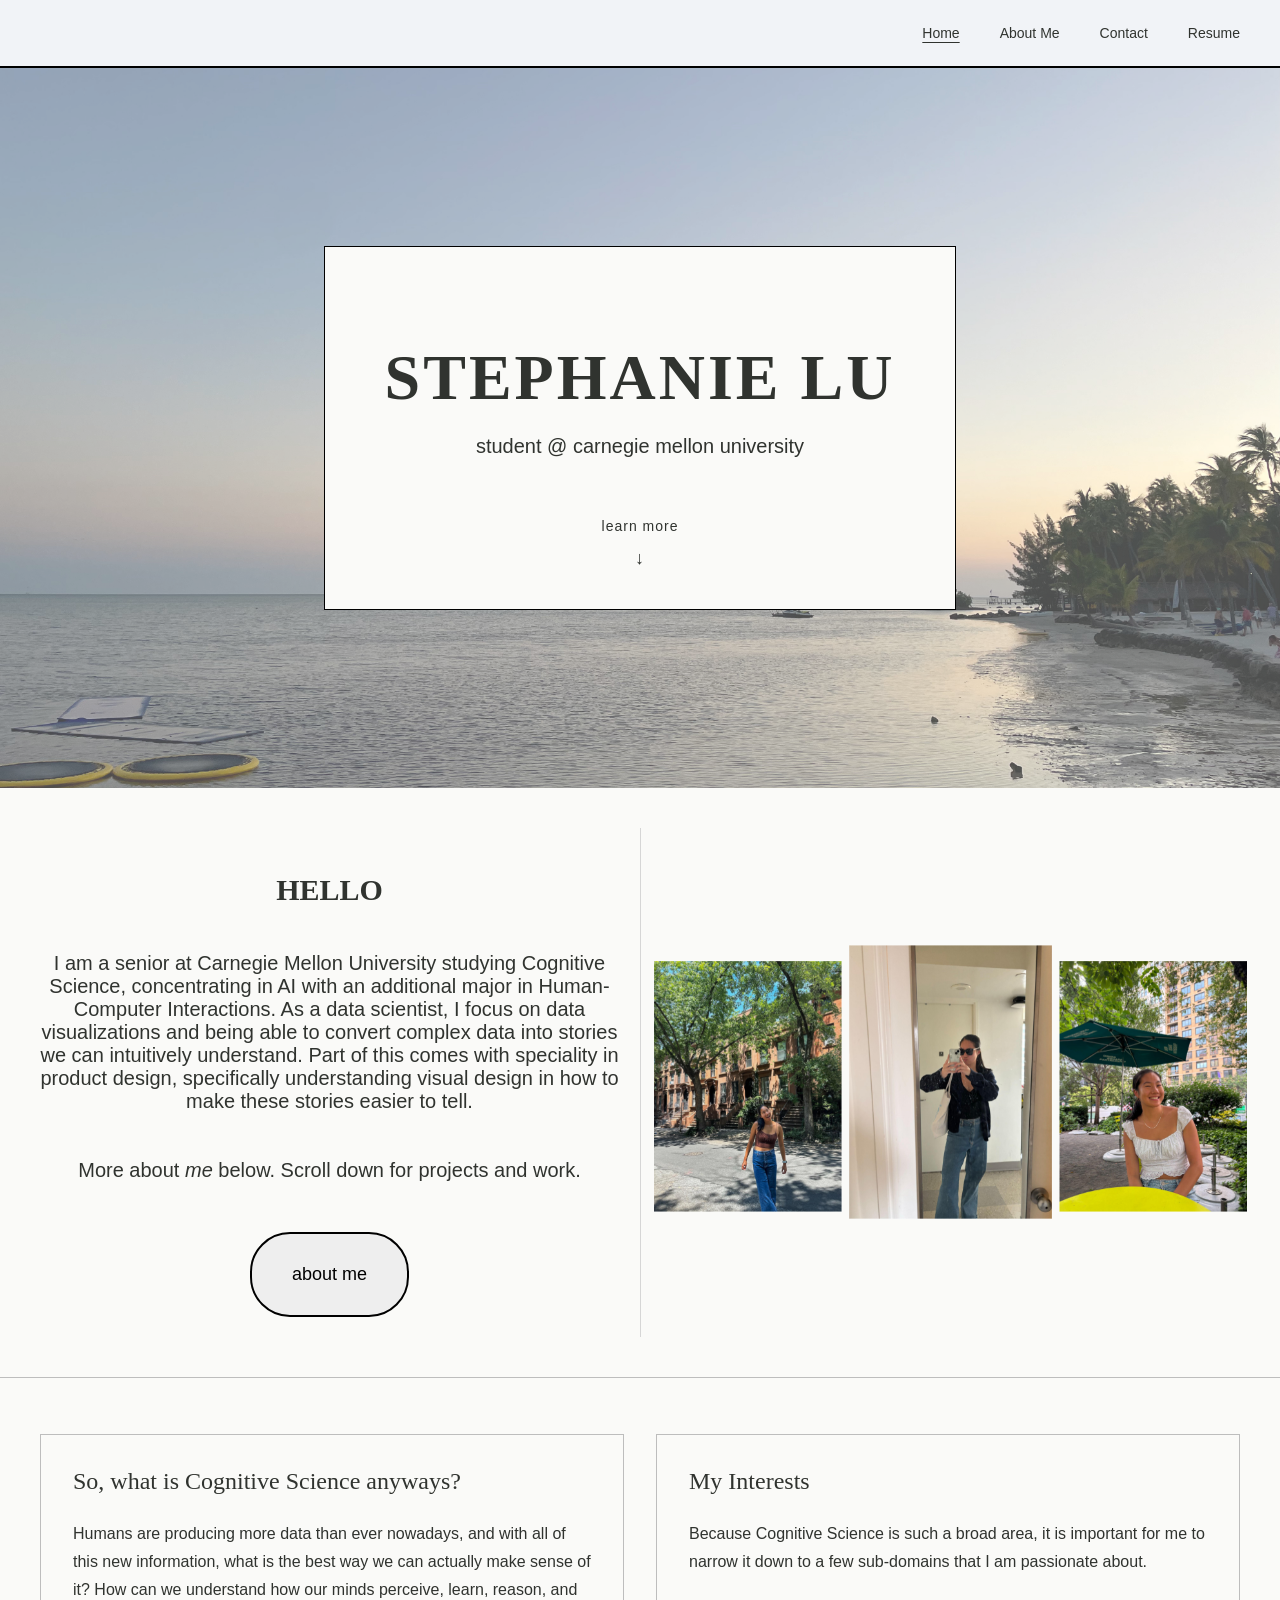
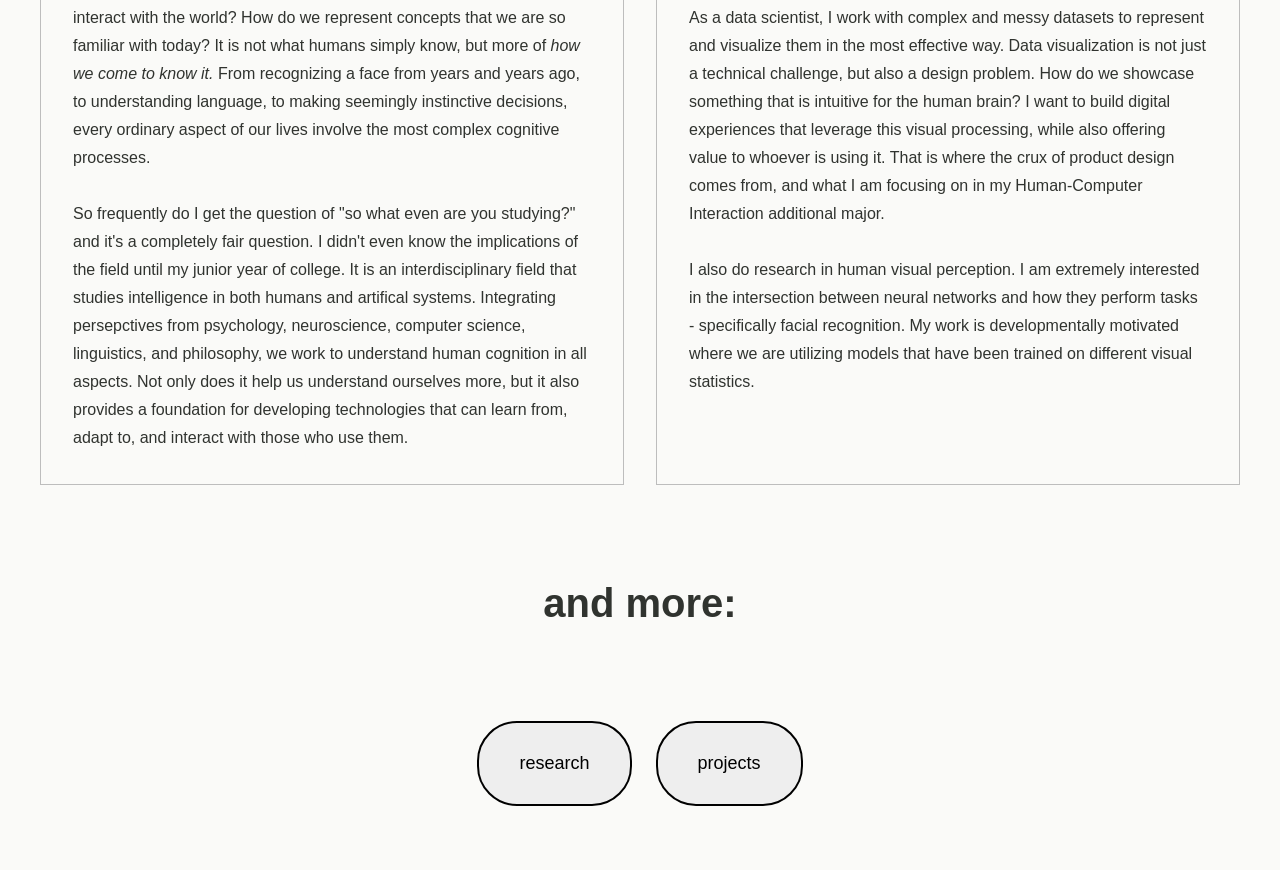
<file: index.html>
<!DOCTYPE html>
<html lang="en">
<head>
  <meta charset="UTF-8" />
  <meta name="viewport" content="width=device-width, initial-scale=1.0" />
  <meta http-equiv="refresh" content="0; url=home.html" />
  <title>Stephanie Lu</title>
</head>
<body>
  <p><a href="home.html">Visit Stephanie Lu's website</a></p>
</body>
</html>
</file>
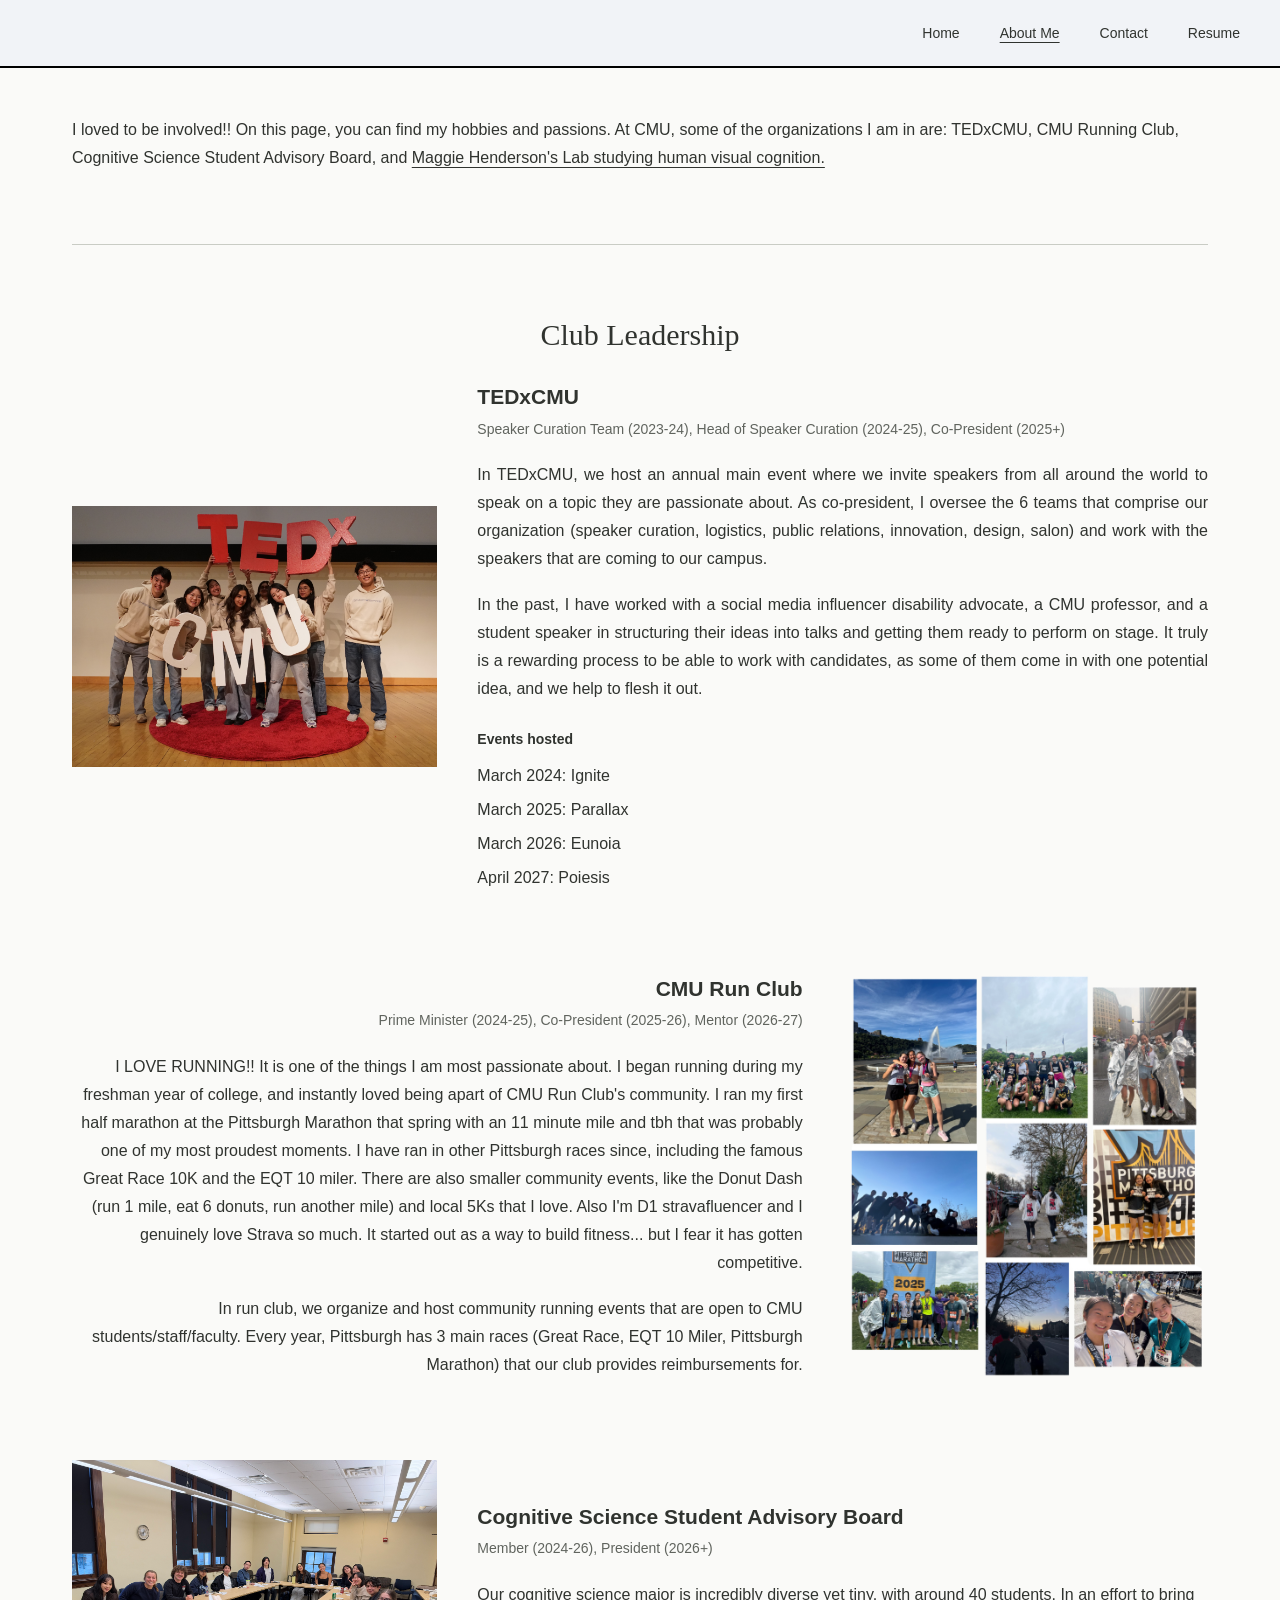
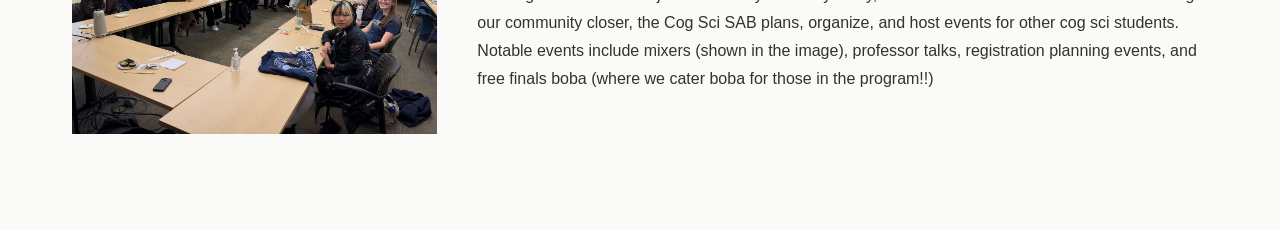
<file: aboutme.html>
<!DOCTYPE html>
<html lang="en">
<head>
  <meta charset="UTF-8" />
  <meta name="viewport" content="width=device-width, initial-scale=1.0" />
  <title>About Me | Stephanie Lu</title>
  <link rel="stylesheet" href="style.css?v=20261029-nav2" />
  <link rel="stylesheet" href="aboutme.css" />
</head>
<body>
    <nav class="navbar" aria-label="Main navigation">
    <ul class="nav-links">
      <li><a href="home.html">Home</a></li>
      <li><a href="aboutme.html" aria-current="page">About Me</a></li>
      <li><a href="contact.html">Contact</a></li>
      <li><a class="resume-btn" href="resume.html">Resume</a></li>
    </ul>
  </nav>

  <main class="about-page">
    <section id="about" aria-labelledby="about-title">
      <h1 id="about-title"></h1>
      <div class="about-text">
        I loved to be involved!! 
        On this page, you can find my hobbies and passions. 
        At CMU, some of the organizations I am in are:
        TEDxCMU, 
        CMU Running Club, 
        Cognitive Science Student Advisory Board, and
        <a href="research.html">Maggie Henderson's Lab studying human visual cognition.</a>
      
      </div>
      <!--  <div class="about-grid">
        <img src="Photos/updated_aboutmecollage.PNG" class="about-photo" alt="A collage of Stephanie's personal photos" />
      </div> -->
    </section>

    <hr class="section-divider" />


    <section class="leadership" aria-labelledby="leadership-title">
      <h2 id="leadership-title">Club Leadership</h2>
      <div class="clubs-grid">
        <article class="club-side club-tedx">
          <img src="Photos/tedxcmu.JPG" alt="TEDxCMU" loading="lazy" />
          <div class="club-text">
            <h3>TEDxCMU</h3>
            <p class="club-role">Speaker Curation Team (2023-24), Head of Speaker Curation (2024-25), Co-President (2025+)</p>
            <p>In TEDxCMU, we host an annual main event where we invite speakers from all around the world to speak on a topic they are passionate about. As co-president, I oversee the 6 teams that comprise our organization (speaker curation, logistics, public relations, innovation, design, salon) and work with the speakers that are coming to our campus.</p>
            <p>In the past, I have worked with a social media influencer disability advocate, a CMU professor, and a student speaker in structuring their ideas into talks and getting them ready to perform on stage. It truly is a rewarding process to be able to work with candidates, as some of them come in with one potential idea, and we help to flesh it out.</p>
            <h4>Events hosted</h4>
            <ul class="events-list">
              <li>March 2024: Ignite</li>
              <li>March 2025: Parallax</li>
              <li>March 2026: Eunoia</li>
              <li>April 2027: Poiesis</li>
            </ul>
          </div>
        </article>
        <article class="club-side club-side-reversed">
          <img src="Photos/Firefly.png" alt="CMU Run Club" loading="lazy" />
          <div class="club-text">
            <h3>CMU Run Club</h3>
            <p class="club-role">Prime Minister (2024-25), Co-President (2025-26), Mentor (2026-27)</p>
            <p>
              I LOVE RUNNING!! It is one of the things I am most passionate about. I began running during
              my freshman year of college, and instantly loved being apart of CMU Run Club's community.
              I ran my first half marathon at the Pittsburgh Marathon that spring with an 11 minute mile and 
              tbh that was probably one of my most proudest moments. I have ran in other Pittsburgh races since,
              including the famous Great Race 10K and the EQT 10 miler. There are also smaller community events, 
              like the Donut Dash (run 1 mile, eat 6 donuts, run another mile) and local 5Ks that I love. Also
              I'm D1 stravafluencer and I genuinely love Strava so much. It started out as a way to build fitness...
              but I fear it has gotten competitive.
            </p>
            <p>In run club, we organize and host community running events that are open to CMU students/staff/faculty. 
              Every year, Pittsburgh has 3 main races (Great Race, EQT 10 Miler, Pittsburgh Marathon) 
              that our club provides reimbursements for.</p>
          </div>
        </article>
        <article class="club-side">
          <img src="Photos/cog_sci_sab.jpeg" alt="Cognitive Science Student Advisory Board" loading="lazy" />
          <div class="club-text">
            <h3>Cognitive Science Student Advisory Board</h3>
            <p class="club-role">Member (2024-26), President (2026+)</p>
            <p>Our cognitive science major is incredibly diverse yet tiny, with around 40 students.
               In an effort to bring
               our community closer, the Cog Sci SAB plans, organize, and host events for other cog sci students.
               Notable events include mixers (shown in the image), professor talks, registration planning events,
               and free finals boba (where we cater boba for those in the program!!)
              
              </p>
          </div>
        </article>
      </div>
    </section>
  </main>
</body>
</html>
</file>
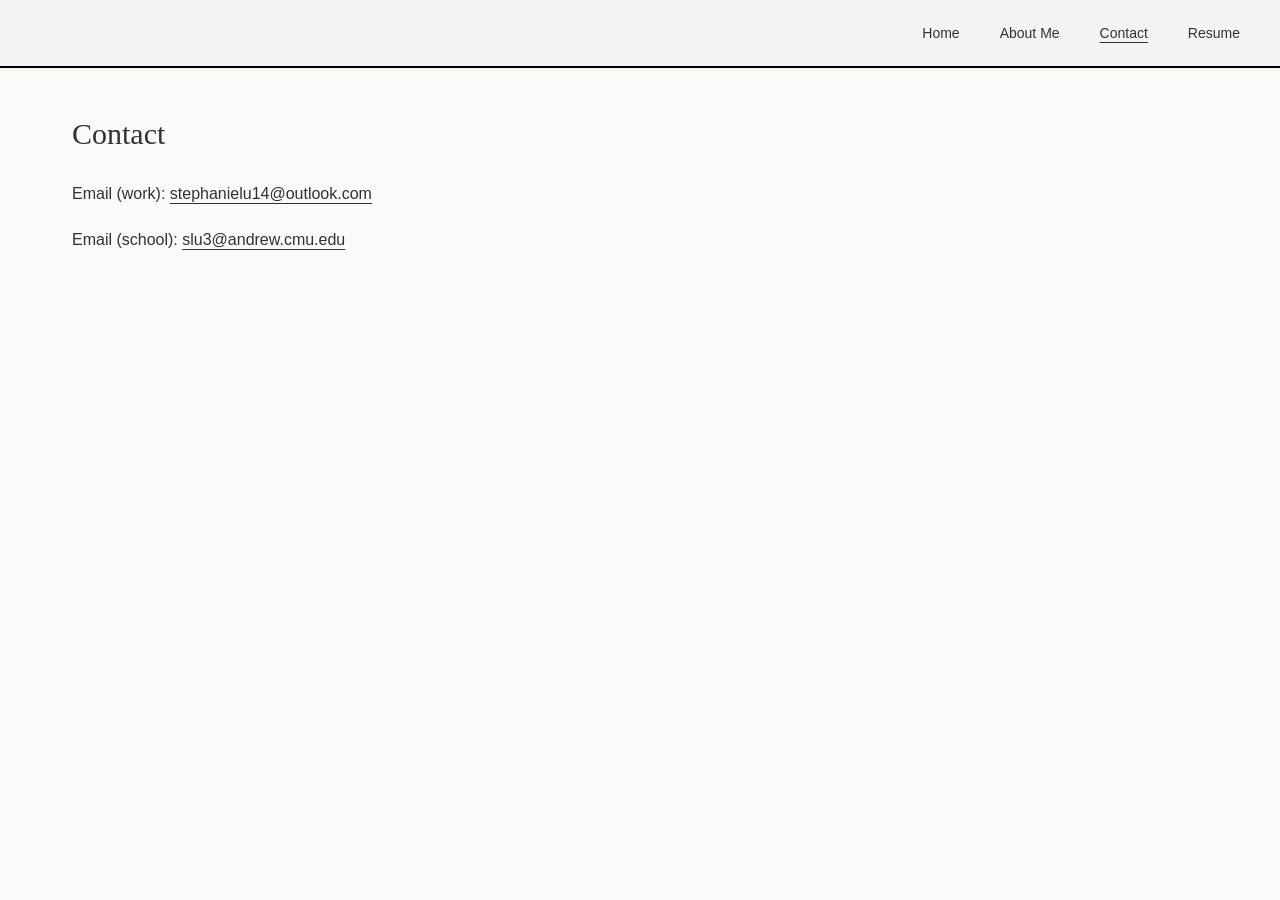
<file: contact.html>
<!DOCTYPE html>
<html lang="en">
<head>
  <meta charset="UTF-8" />
  <meta name="viewport" content="width=device-width, initial-scale=1.0" />
  <title>Contact | Stephanie Lu</title>
  <link rel="stylesheet" href="style.css?v=20261029-nav2" />
  <link rel="stylesheet" href="aboutme.css" />
</head>
<body>
  <nav class="navbar" aria-label="Main navigation">
    <ul class="nav-links">
      <li><a href="home.html">Home</a></li>
      <li><a href="aboutme.html">About Me</a></li>
      <li><a href="contact.html" aria-current="page">Contact</a></li>
      <li><a class="resume-btn" href="resume.html">Resume</a></li>
    </ul>
  </nav>

  <main class="about-page">
    <h2>Contact</h2>
    <p>Email (work): <a href="mailto:stephanielu14@outlook.com">stephanielu14@outlook.com</a></p>
    <p>Email (school): <a href="mailto:slu3@andrew.cmu.edu">slu3@andrew.cmu.edu</a></p>
  </main>
</body>
</html>
</file>
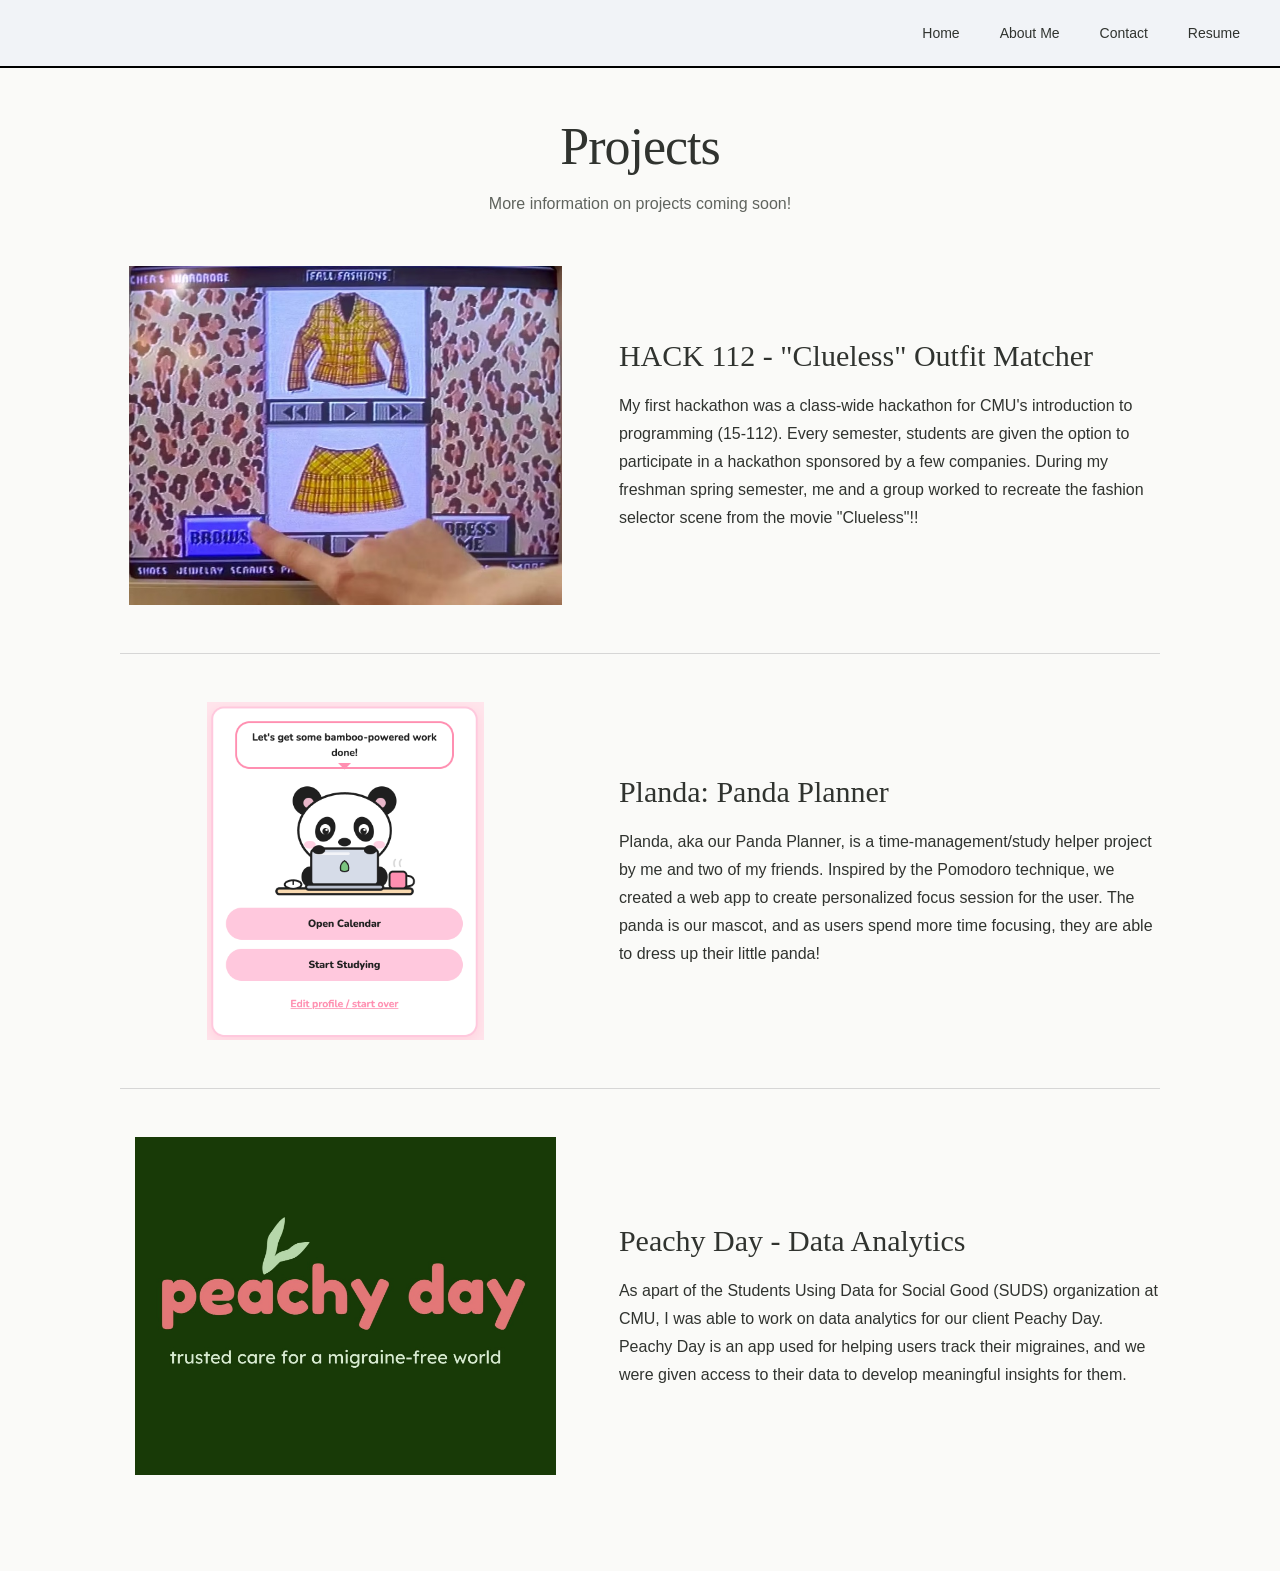
<file: experience.html>
<!DOCTYPE html>
<html lang="en">
<head>
  <meta charset="UTF-8" />
  <meta name="viewport" content="width=device-width, initial-scale=1.0" />
  <title>Projects | Stephanie Lu</title>
  <link rel="stylesheet" href="style.css?v=20261029-nav2" />
  <link rel="stylesheet" href="aboutme.css" />
  <link rel="stylesheet" href="projects.css" />
</head>
<body>
  <nav class="navbar" aria-label="Main navigation">
    <ul class="nav-links">
      <li><a href="home.html">Home</a></li>
      <li><a href="aboutme.html">About Me</a></li>
      <li><a href="contact.html">Contact</a></li>
      <li><a class="resume-btn" href="resume.html">Resume</a></li>
    </ul>
  </nav>

  <main class="about-page projects-page" aria-labelledby="projects-title">
    <h1 id="projects-title">Projects</h1>
    <p class="projects-caption">More information on projects coming soon!</p>

    <div class="projects-list">
      <article class="project-row" aria-labelledby="hackathon-title">
        <img src="Photos/clueless_fashion.jpg" alt="Clueless outfit matcher project" />
        <div class="project-text">
          <h2 id="hackathon-title">HACK 112 - "Clueless" Outfit Matcher</h2>
          <p>
            My first hackathon was a class-wide hackathon for CMU's 
            introduction to programming (15-112). Every semester, students
            are given the option to participate in a hackathon sponsored 
            by a few companies. During my freshman spring semester, 
            me and a group worked to recreate the fashion selector scene
            from the movie "Clueless"!!

          </p>
        </div>
      </article>

      <article class="project-row" aria-labelledby="planda-title">
        <img src="Photos/planda_icon.png" alt="Planda panda planner icon" />
        <div class="project-text">
          <h2 id="planda-title">Planda: Panda Planner</h2>
          <p>
            Planda, aka our Panda Planner, is a 
            time-management/study helper project by me and
            two of my friends. Inspired by the Pomodoro technique,
            we created a web app to create personalized focus 
            session for the user. The panda is our mascot, and
            as users spend more time focusing, they are able to
            dress up their little panda!


          </p>
        </div>
      </article>

      <article class="project-row" aria-labelledby="peachy-title">
        <img src="Photos/peachy_day_icon.jpg" alt="Peachy Day app icon" />
        <div class="project-text">
          <h2 id="peachy-title">Peachy Day - Data Analytics</h2>
          <p>As apart of the Students Using Data for Social Good (SUDS) 
            organization at CMU, I was able to work on data analytics for
            our client Peachy Day. Peachy Day is an app used for helping users 
            track their migraines, and we were given access to their data
            to develop meaningful insights for them.

             </p>
        </div>
      </article>
    </div>
  </main>
</body>
</html>
</file>
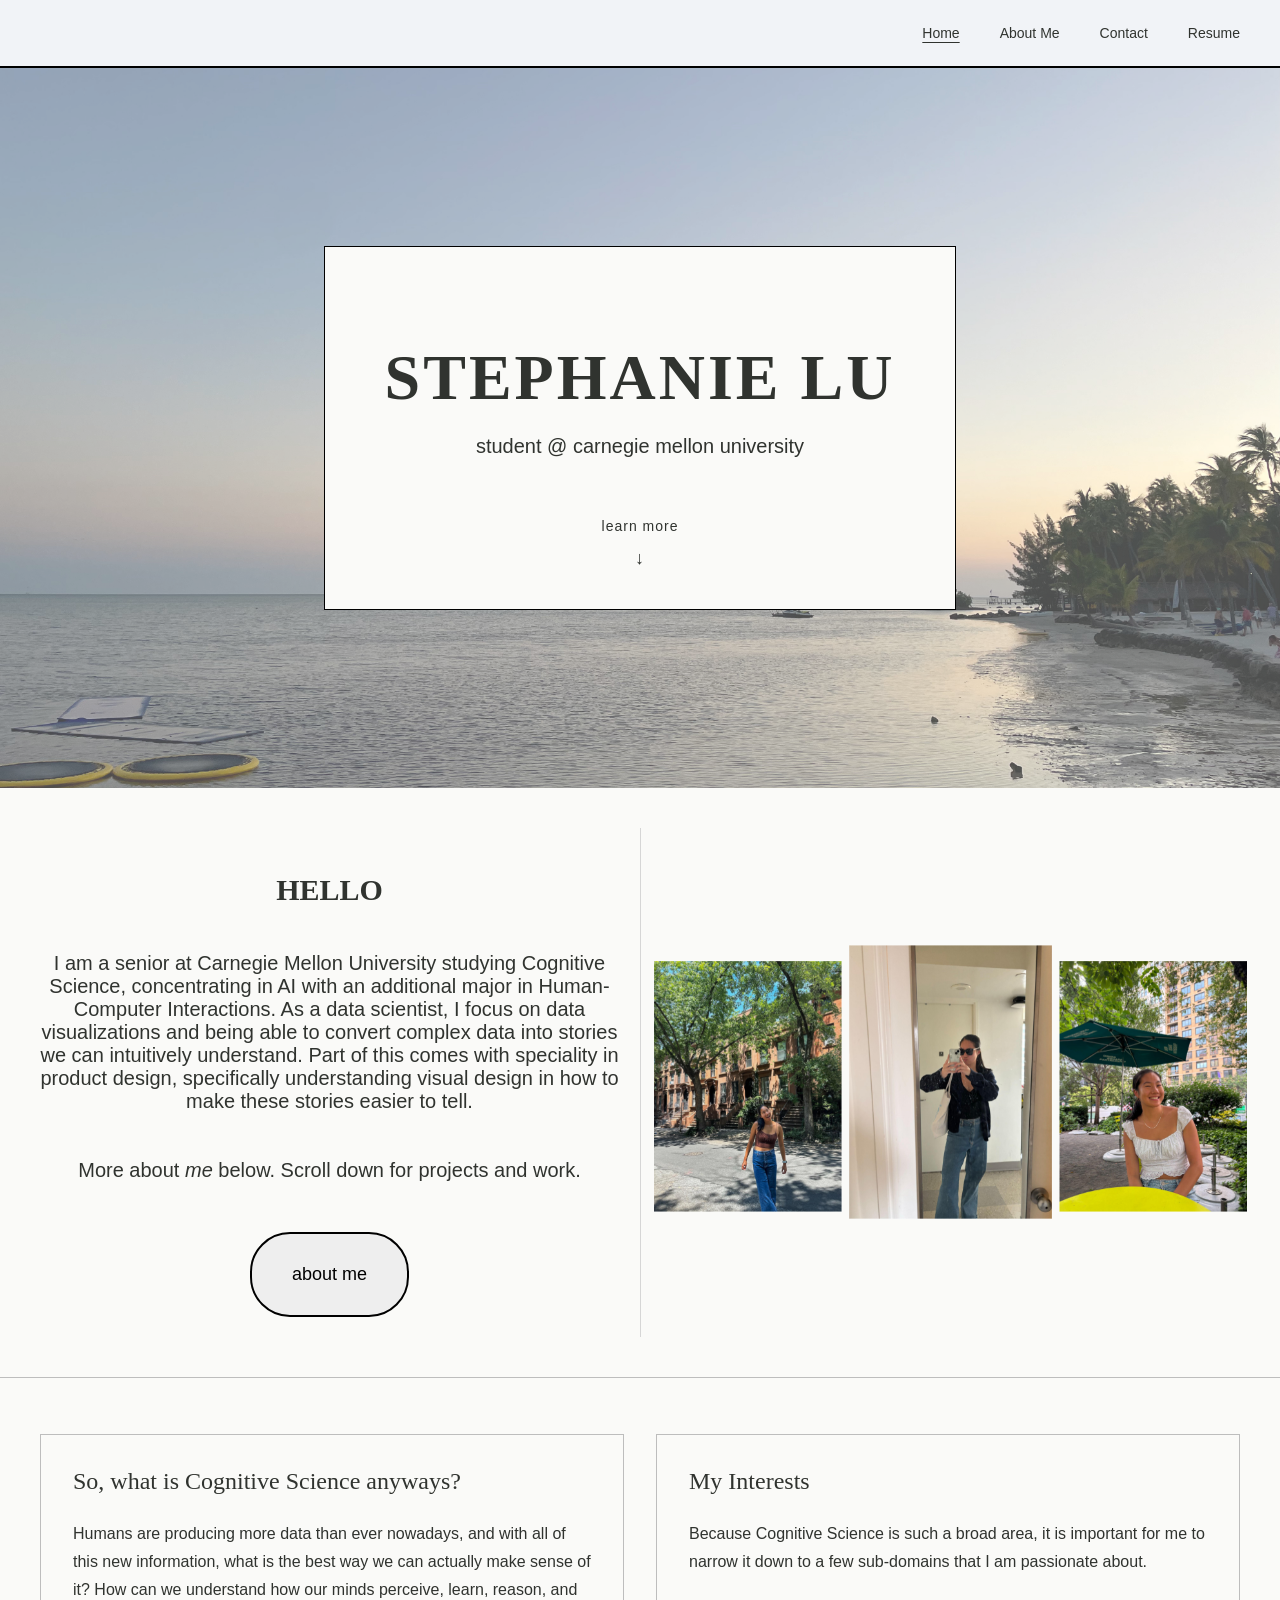
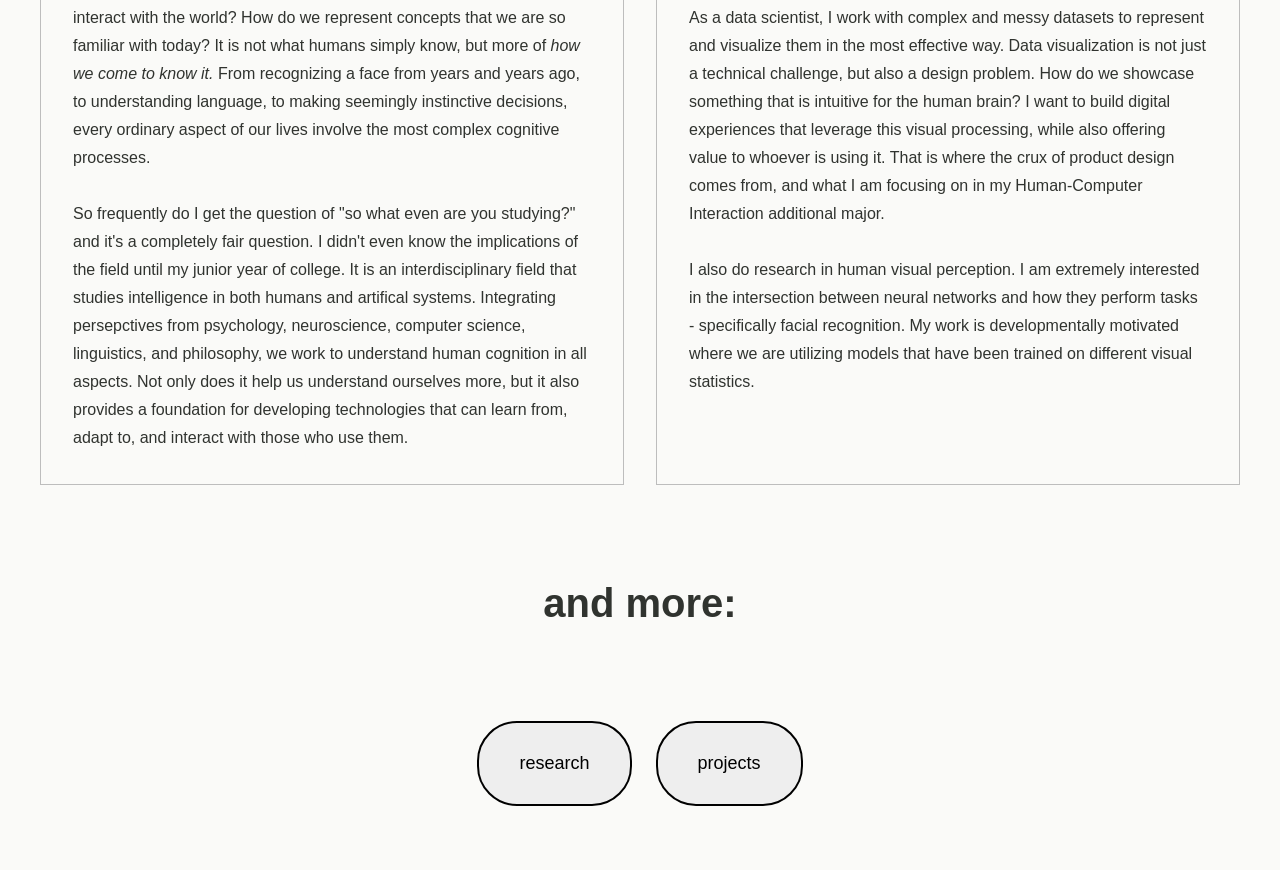
<file: home.html>
<!DOCTYPE html>
<html>


<!-- Header: -->


<head>
    <title>My Portfolio</title>
    <meta charset="UTF-8" />
    <meta name="viewport" content="width=device-width, initial-scale=1.0" />
    <title>Stephanie Lu</title>
    <link rel="stylesheet" href="style.css?v=20261029-nav2" />
    <link rel="stylesheet" href="home.css" />
</head>

<body class="home-page">

<!-- Navigation Bar-->

  <nav class="navbar" aria-label="Main navigation">
    <ul class="nav-links">
      <li><a href="home.html" aria-current="page">Home</a></li>
      <li><a href="aboutme.html">About Me</a></li>
      <li><a href="contact.html">Contact</a></li>
      <li><a class="resume-btn" href="resume.html">Resume</a></li>
    </ul>
  </nav>

<!-- Hero Page-->
 
 <section class="landing">
  <div class="landing-overlay"></div>

  <div class="hero-box">
    <h1>STEPHANIE LU</h1>
    <p class="subtitle">student @ carnegie mellon university</p>

    <div class="hero-scroll">
      <br>
      <p>learn more</p>
      <span>↓</span>
    </div>
  </div>
  
</section>



<!-- About me -->
 <section class="header" id="about">


    <div class="bio box-left">
        <h1>HELLO</h1>
        <p> 
        I am a senior at Carnegie Mellon University studying Cognitive Science, concentrating
        in AI with an additional major in Human-Computer Interactions. As a data scientist, I 
        focus on data visualizations and being able to convert complex data into stories we can
        intuitively understand. Part of this comes with speciality in product design, specifically
        understanding visual design in how to make these stories easier to tell. 
    
        <br><br><br>
        More about <i>me</i> below. Scroll down for projects and work.
        </p>

        <a href="aboutme.html" class="button-learn-more">about me</a>

    </div>

    <div class = "vertical-line"></div> 

    <div class="photo box-right">
        <img src="Photos/canvas.png" alt="Picture of me" class="profile-pic">
    </div>

        
</section>

<!-- Separation of Hero Page and Work-->
<div class = "horizontal-line"></div>

<!-- Cognitive Science -->
<div class="home-topics">
<section class="cognitive-science-section" aria-labelledby="cognitive-science-title">
    <h3 id="cognitive-science-title">So, what is Cognitive Science anyways?</h3>
    <p>Humans are producing more data than ever nowadays, and with all of this new information,
        what is the best way we can actually make sense of it? How can we understand how our minds
        perceive, learn, reason, and interact with the world? How do we represent concepts that we
        are so familiar with today? It is not what humans simply know, but more of 
        <i>how we come to know it.</i>
        From recognizing a face from years and years ago, to understanding language,
        to making seemingly instinctive decisions, every ordinary aspect of our lives 
        involve the most complex cognitive processes. 
        <br><br>
        So frequently do I get the question of "so what even are you studying?" and it's a completely fair question.
        I didn't even know the implications of the field until my junior year of college. It is an interdisciplinary
        field that studies intelligence in both humans and artifical systems. Integrating persepctives from psychology,
        neuroscience, computer science, linguistics, and philosophy, we work to understand human cognition in all aspects.
        Not only does it help us understand ourselves more, but it also provides a foundation for developing technologies that 
        can learn from, adapt to, and interact with those who use them.
        
    </p>
</section>

<section class="interests-section" aria-labelledby="interests-title">
    <h3 id="interests-title">My Interests</h3>
    <p> Because Cognitive Science is such a broad area, it is important for me to narrow it down to a few
        sub-domains that I am passionate about. <br><br>
        As a data scientist, I work with complex and messy
        datasets to represent and visualize them in the most effective way. Data visualization
        is not just a technical challenge, but also a design problem. How do we showcase something that is intuitive
        for the human brain? I want to build digital experiences that leverage this visual processing, while also offering 
        value to whoever is using it. That is where the crux of product design comes from, and what I am focusing on in my
        Human-Computer Interaction additional major.
        <br><br>
        I also do research in human visual perception. I am extremely interested in the intersection
        between neural networks and how they perform tasks - specifically facial recognition. My work
        is developmentally motivated where we are utilizing models that have been trained on different visual 
        statistics. 


    </p>
</section>
</div>

<!-- Buttons! -->

<section class="button-section">

    <div class="buttons-text">
        <p>
            <b> and more:</b>
        </p>
    </div>


    <div class="home-button-row">
        <a href="research.html" class="oval-btn">research</a>
        <a href="experience.html" class="oval-btn">projects</a>
    </div>
    
</section>











</body>
</html>
</file>
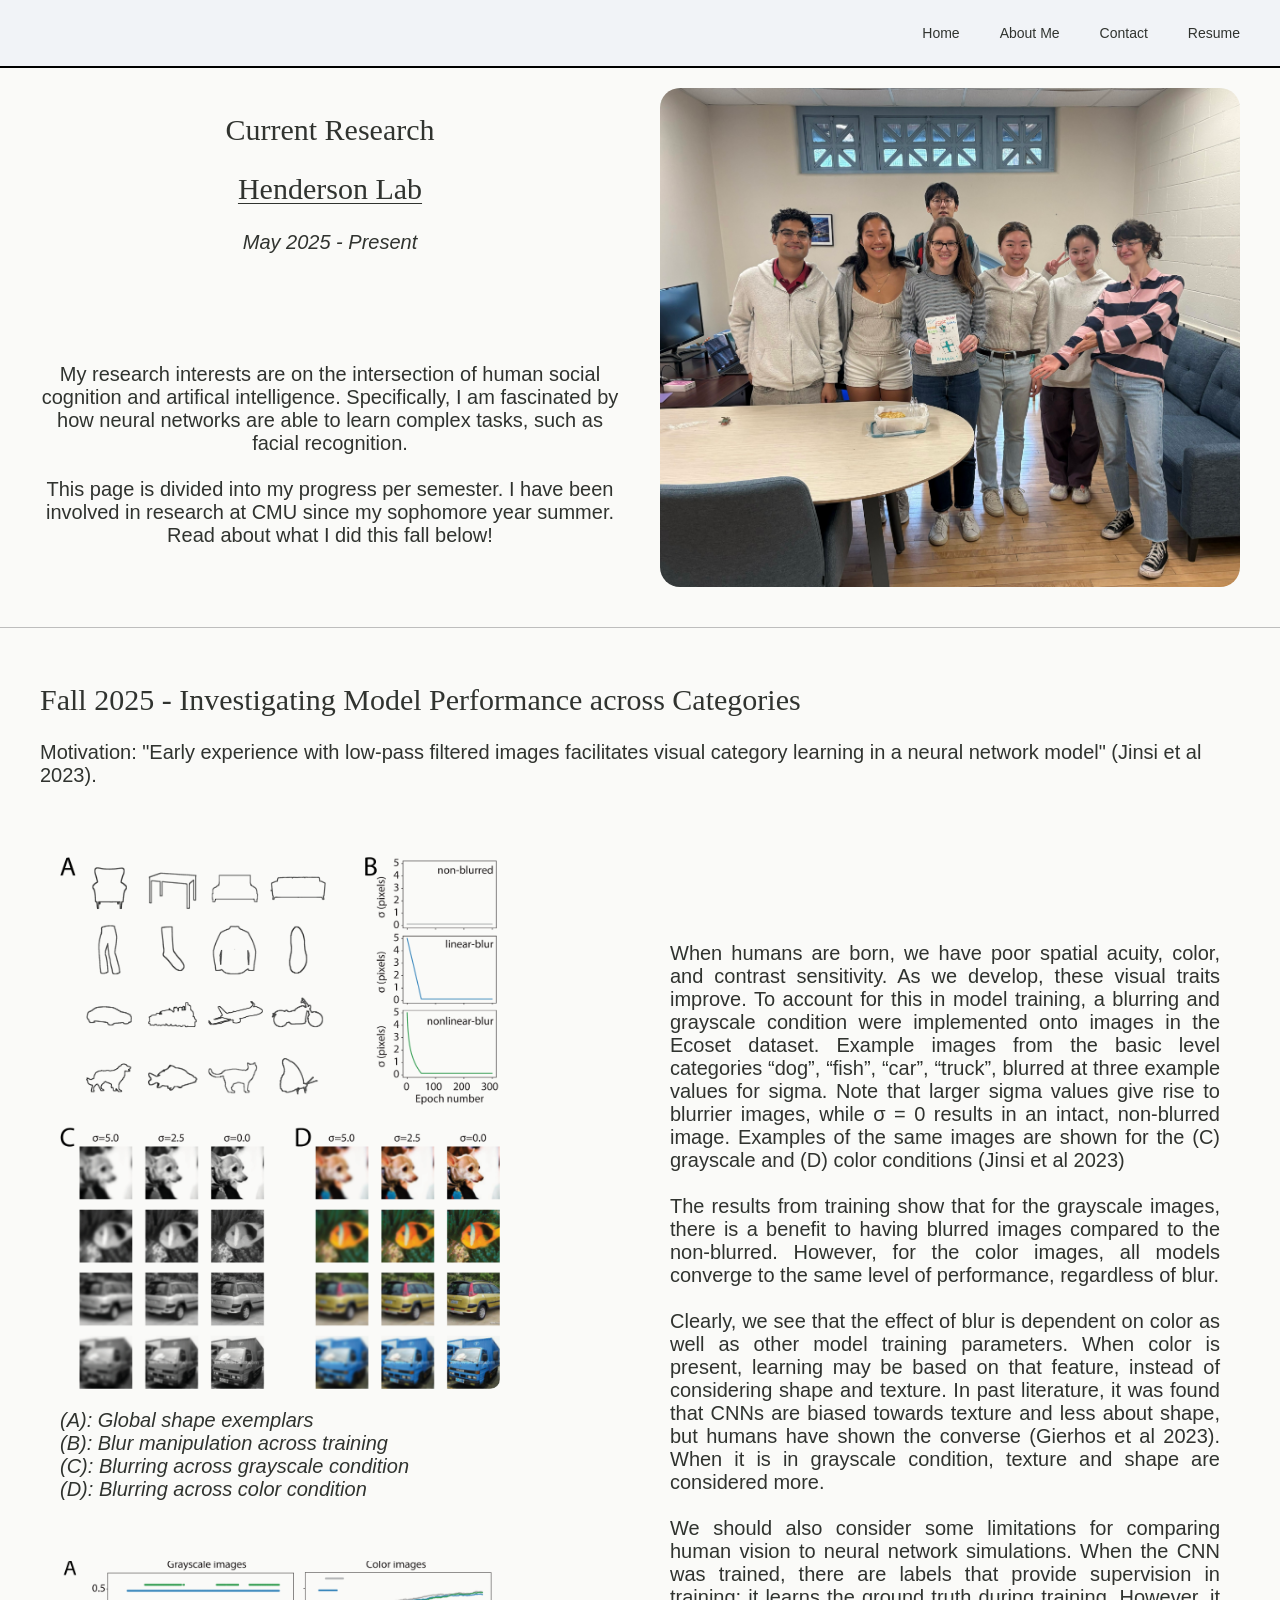
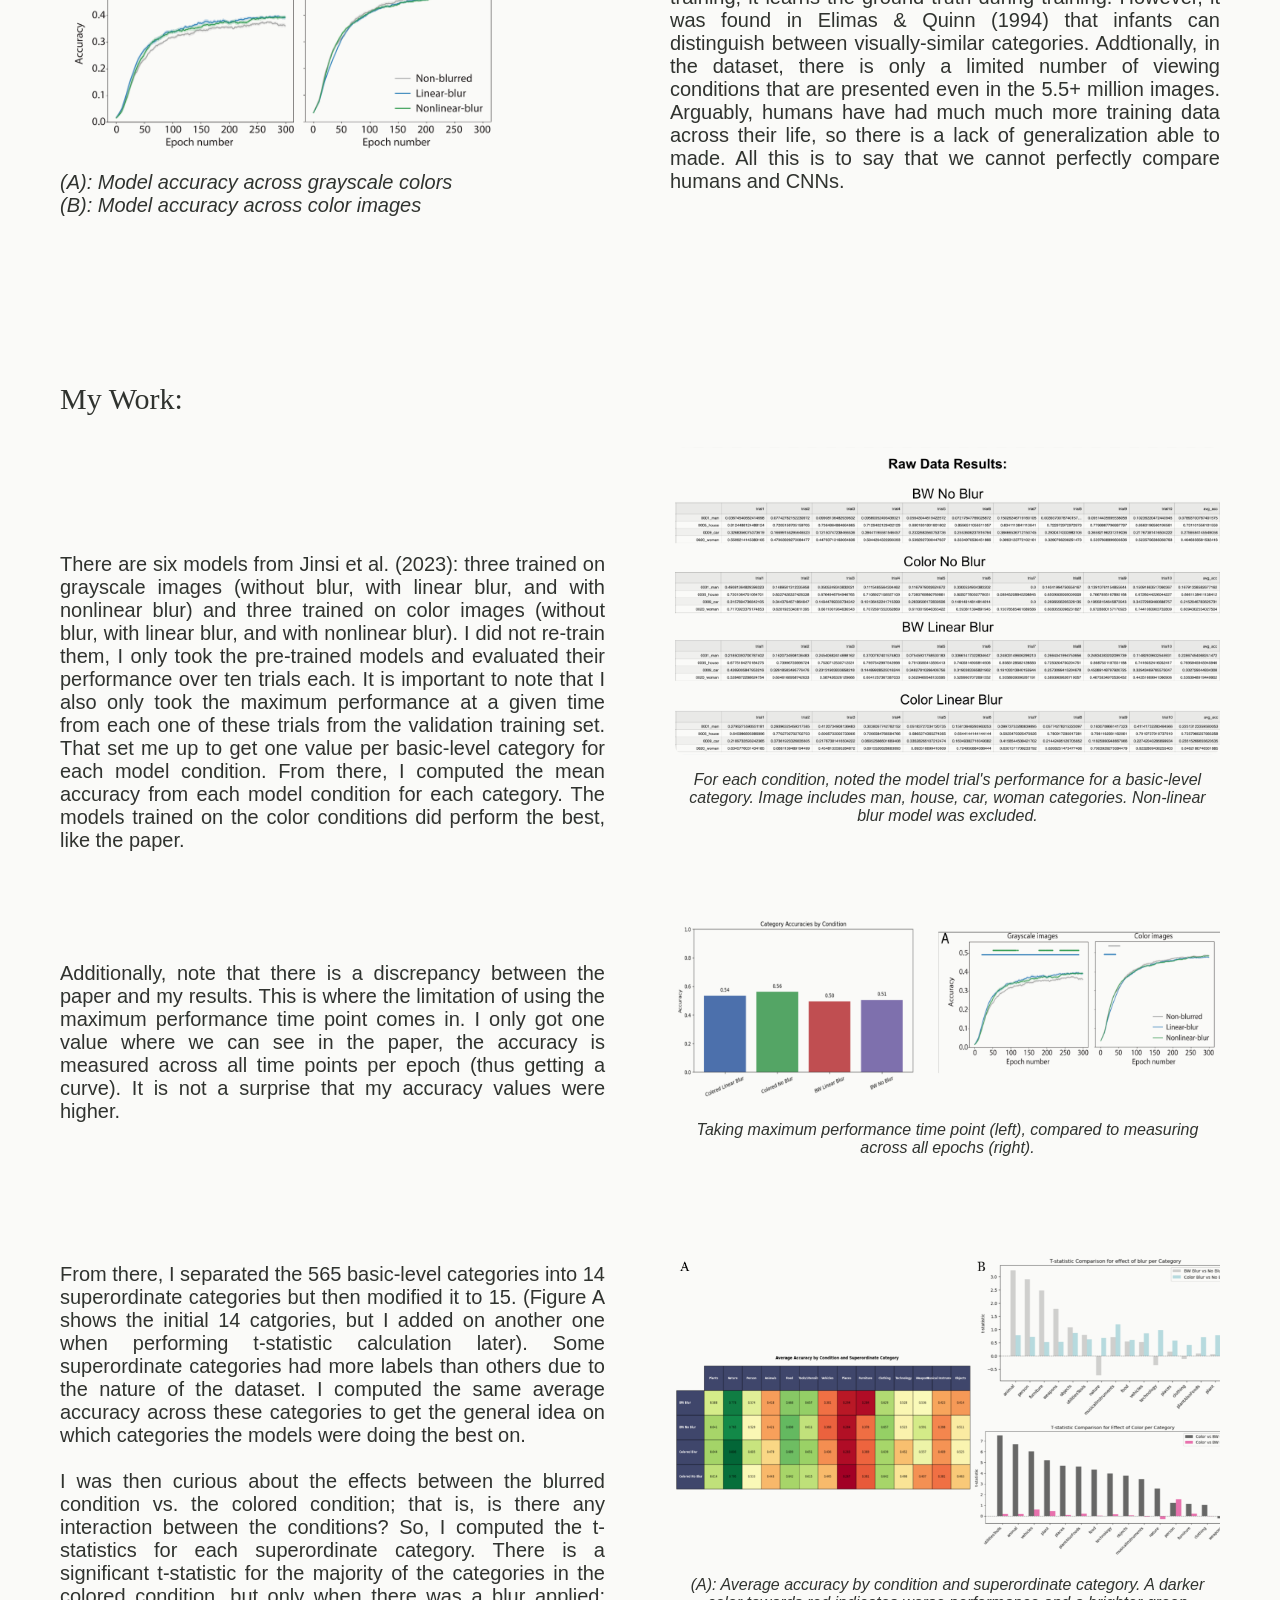
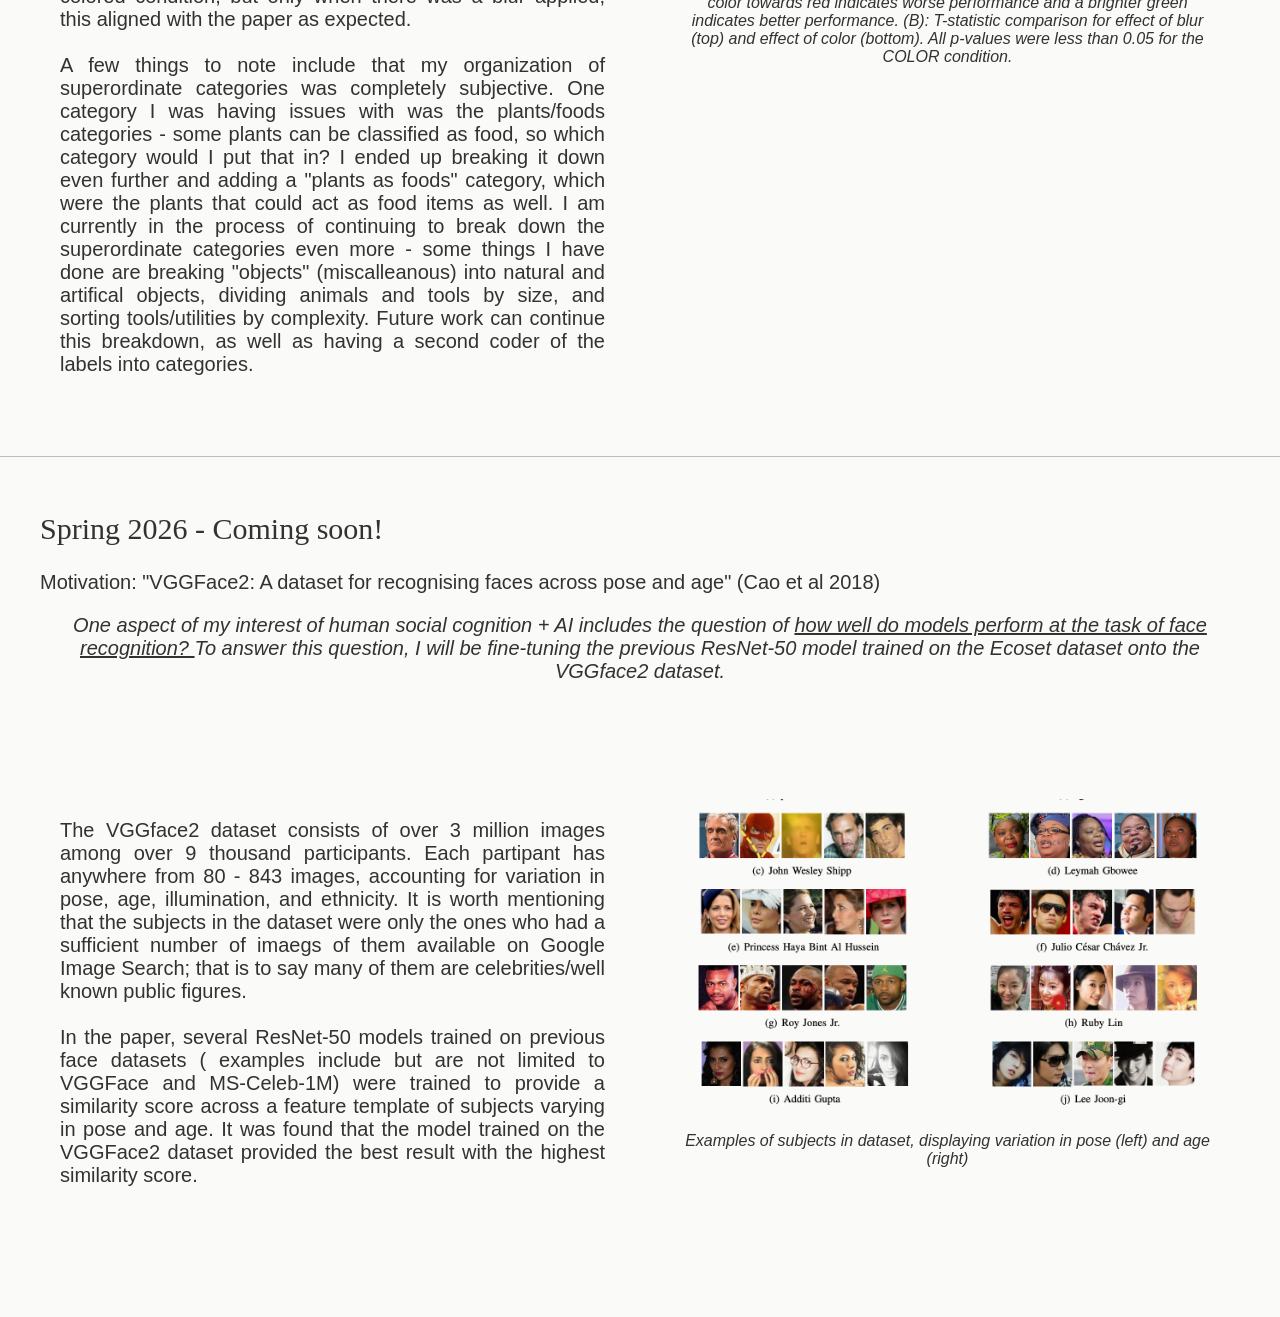
<file: research.html>
<!DOCTYPE html>
<html lang="en">
<head>
    <title>Research | Stephanie Lu</title>
    <meta charset="UTF-8" />
    <meta name="viewport" content="width=device-width, initial-scale=1.0" />
    <link rel="stylesheet" href="style.css?v=20261029-nav2" />
    <link rel="stylesheet" href="research.css" />
</head>

<body class="research-page">

  <nav class="navbar" aria-label="Main navigation">
    <ul class="nav-links">
      <li><a href="home.html">Home</a></li>
      <li><a href="aboutme.html">About Me</a></li>
      <li><a href="contact.html">Contact</a></li>
      <li><a class="resume-btn" href="resume.html">Resume</a></li>
    </ul>
  </nav>

<!-- ####################################### -->

<section class="research-section">
    <div class = "research-text">
        <h1>Current Research</h1>
        <a href="https://www.hendersonneurolab.com/about/" target="_blank">
            <h2>Henderson Lab</h2>
        </a>  
        <p>
            <i>May 2025 - Present<br><br>
            </i>
            
        
        </p>

        <br><br>

        <p> My research interests are on the intersection of
            human social cognition and artifical intelligence. 
            Specifically, I am fascinated by how neural networks
            are able to learn complex tasks, such as facial recognition.

            <br><br>

            This page is divided into my progress per semester. I have been involved
            in research at CMU since my sophomore year summer. 

            Read about what I did this fall below!
        </p>
    </div>


    <div class = "research-image">
        <img src="Photos/maggie lab.jpg" alt="Research photo">
    </div>
</section>

<!-- ####################################### -->

<!-- Separation of Intro and Work-->
<div class = "horizontal-line"></div>

<!-- ####################################### -->

<!-- Fall 2025 Work -->

 <section class="junior-section">
    <div class="fall-junior">
        <h2> Fall 2025 - Investigating Model Performance across Categories </h2>
        <p> Motivation:
            "Early experience with low-pass filtered images facilitates visual category learning in a neural network model"
            (Jinsi et al 2023). <br>
        </p>
    </div>

 </section>

 <!-- Fall 2025 - Introducing Jinsi et al -->

 <section class="introducing">

    <!-- Row 1 -->
    <div class="item image-a">
        <img src="Photos/jinsietal.PNG" alt="Image A">
        <p> 
            <i>
            (A): Global shape exemplars <br>
            (B): Blur 
            manipulation across training <br>
            (C): Blurring across grayscale condition <br>
            (D): Blurring across color condition
            </i>
        </p>
    </div>


    <!-- Row 2 -->

    <div class="text-a">
        
            When humans are born, we have poor spatial acuity, color, and contrast sensitivity.
            As we develop, these visual traits improve.
            To account for this in model training, a blurring and grayscale condition were 
            implemented onto images in the Ecoset dataset. Example images from the basic level categories 
            “dog”, “fish”, “car”, “truck”, blurred at three example values for sigma. Note that larger sigma
            values give rise to blurrier images, while σ = 0 results in an intact, non-blurred image. 
            Examples of the same images are shown for the (C) grayscale and (D) color conditions (Jinsi et al 2023)

            <br><br>

            The results from training show that for the grayscale images, there is a benefit to
            having blurred images compared to the non-blurred. However, for the color images, all
            models converge to the same level of performance, regardless of blur.

            <br><br>

            Clearly, we see that the effect of blur is dependent on color as well as other model
            training parameters. When color is present, learning may be based on that feature, instead
            of considering shape and texture. In past literature, it was found that CNNs are biased 
            towards texture and less about shape, but humans have shown the converse (Gierhos et al 2023).
            When it is in grayscale condition, texture and shape are considered more. 

            <br><br>

            We should also consider some limitations for comparing human vision to neural network simulations.
            When the CNN was trained, there are labels that provide supervision in training; it learns the 
            ground truth during training. However, it was found in Elimas & Quinn (1994) that infants can distinguish
            between visually-similar categories. Addtionally, in the dataset, there is only a limited number of
            viewing conditions that are presented even in the 5.5+ million images. Arguably, humans have had much
            much more training data across their life, so there is a lack of generalization able to made. All 
            this is to say that we cannot perfectly compare humans and CNNs.
    </div>


     <div class="text-b image-b">
        <img src="Photos/paperresults.PNG" alt="Image B">
        <p> 
            <i>
            (A): Model accuracy across grayscale colors <br>
            (B): Model accuracy across color images
            </i>
        </p>
    </div>


</section>

<!-- Fall 2025 My Work -->



<section class="mywork-grid">

    <div class="mytext-a">
        <h2>My Work:</h2>
        <br><br><br><br>
        <p>

            There are six models from Jinsi et al. (2023): three trained on grayscale images 
            (without blur, with linear blur, and with nonlinear blur) and three trained on color 
            images (without blur, with linear blur, and with nonlinear blur). I did not re-train 
            them, I only took the pre-trained models and evaluated their performance over ten
            trials each. It is important to note that I also only took the maximum performance
            at a given time from each one of these trials from the validation training set. 
            That set me up to get one value per basic-level category for each model condition. 
            From there, I computed the mean accuracy from each model condition for each category. The
            models trained on the color conditions did perform the best, like the paper.


            

        </p>
    </div>

    

    <div class="mytext-b">
        <p>
            Additionally, note that there is a discrepancy between the paper and my results. This 
            is where the limitation of using the maximum performance time point comes in. I only 
            got one value where we can see in the paper, the accuracy is measured across all time 
            points per epoch (thus getting a curve). It is not a surprise that my accuracy values were 
            higher. 
        </p>
    </div>



    <div class="mytext-c">
        <p>
            From there, I separated the 565 basic-level categories into
            14 superordinate categories but then modified it to 15. (Figure A shows the initial 
            14 catgories, but I added on another one when performing t-statistic calculation later).
            Some superordinate categories had more labels than others due to the nature of the dataset.
            I computed the same average accuracy across these categories to get the general idea on which
            categories the models were doing the best on. 

            <br><br>

            I was then curious about the effects between the blurred condition vs. the colored condition;
            that is, is there any interaction between the conditions? So, I computed the t-statistics for 
            each superordinate category. There is a significant t-statistic for the majority of the categories
            in the colored condition, but only when there was a blur applied; this aligned with the paper as
            expected. 

            <br><br>

            A few things to note include that my organization of superordinate categories was completely 
            subjective. One category I was having issues with was the plants/foods categories - some plants
            can be classified as food, so which category would I put that in? I ended up breaking it down even 
            further and adding a "plants as foods" category, which were the plants that could act as food items as well.
             I am currently in the process of continuing to break 
            down the superordinate categories even more - some things I have done are breaking "objects" (miscalleanous) 
            into natural and artifical objects, dividing animals and tools by size, and sorting tools/utilities by 
            complexity. Future work can continue this breakdown,
            as well as having a second coder of the labels into categories.


        </p>
    </div>




    <div class="myimage-1">
        <img src="Photos/rawdata.png" alt="Image 1">
        <p align="center"> 
            <i>
            For each condition, noted the model trial's performance for a basic-level category. 
            Image includes man, house, car, woman categories. Non-linear blur model was excluded.
            </i>
        </p>
    </div>

    <div class="myimage-2">
        <img src="Photos/discrepancy.png" alt="Image 2">
         <p align="center"> 
            <i>
            Taking maximum performance time point (left), compared to measuring
            across all epochs (right).
            </i>
        </p>
    </div>

    <div class="myimage-3">
        <img src="Photos/mywork2.png" alt="Image 3">
         <p align="center"> 
            <i>
            (A): Average accuracy by condition and superordinate category. 
            A darker color towards red indicates worse
            performance and a brighter green indicates better performance.
            (B): T-statistic comparison for effect of blur (top) and effect of color
            (bottom). All p-values were less than 0.05 for the COLOR condition. 
            </i>
        </p>
    </div>

</section>

<!-- Separation of Fall 2025 and Spring 2026-->
 
<div class = "horizontal-line"></div>

<!-- Title, Motivation -->
<section class="junior-section">
    <div class="fall-junior">
        <h2> Spring 2026 - Coming soon! </h2>
        <p> 
            Motivation: "VGGFace2: A dataset for recognising faces across pose and age" (Cao et al 2018) <br>
        </p>

        <p align="center">
            <i>One aspect of my interest of human social cognition + AI includes 
            the question of <u> how well do models perform at the task of face
            recognition? </u> To answer this question, I will be fine-tuning the 
            previous ResNet-50 model trained on the Ecoset dataset onto the VGGface2 
            dataset. </i>
            <br><br><br>
        </p>
    </div>
 </section>

 <!-- Introducing VGGFace2 Dataset-->

<section class="vggface2-grid">

    <div class="first-text">
        <p>
            The VGGface2 dataset consists of over 3 million images among over 9 thousand
            participants. Each partipant has anywhere from 80 - 843 images, accounting for
            variation in pose, age, illumination, and ethnicity. It is worth mentioning
            that the subjects in the dataset were only the ones who had a sufficient number
            of imaegs of them available on Google Image Search; that is to say many of them
            are celebrities/well known public figures.

            <br><br>

            In the paper, several ResNet-50 models trained on previous face datasets (
            examples include but are not limited to VGGFace and MS-Celeb-1M) were trained
            to provide a similarity score across a feature template of subjects varying in
            pose and age. It was found that the model trained on the VGGFace2 dataset provided
            the best result with the highest similarity score.

        </p>
    </div>

    <div class="faceImg-1">
        <img src="Photos/vggface2-example.png" alt="Image 1">
        <p align="center">
            <i>Examples of subjects in dataset, displaying variation in pose (left)
            and age (right)</i>
        </p>

    </div>

    

 </section>











  
</body>
</html>
</file>
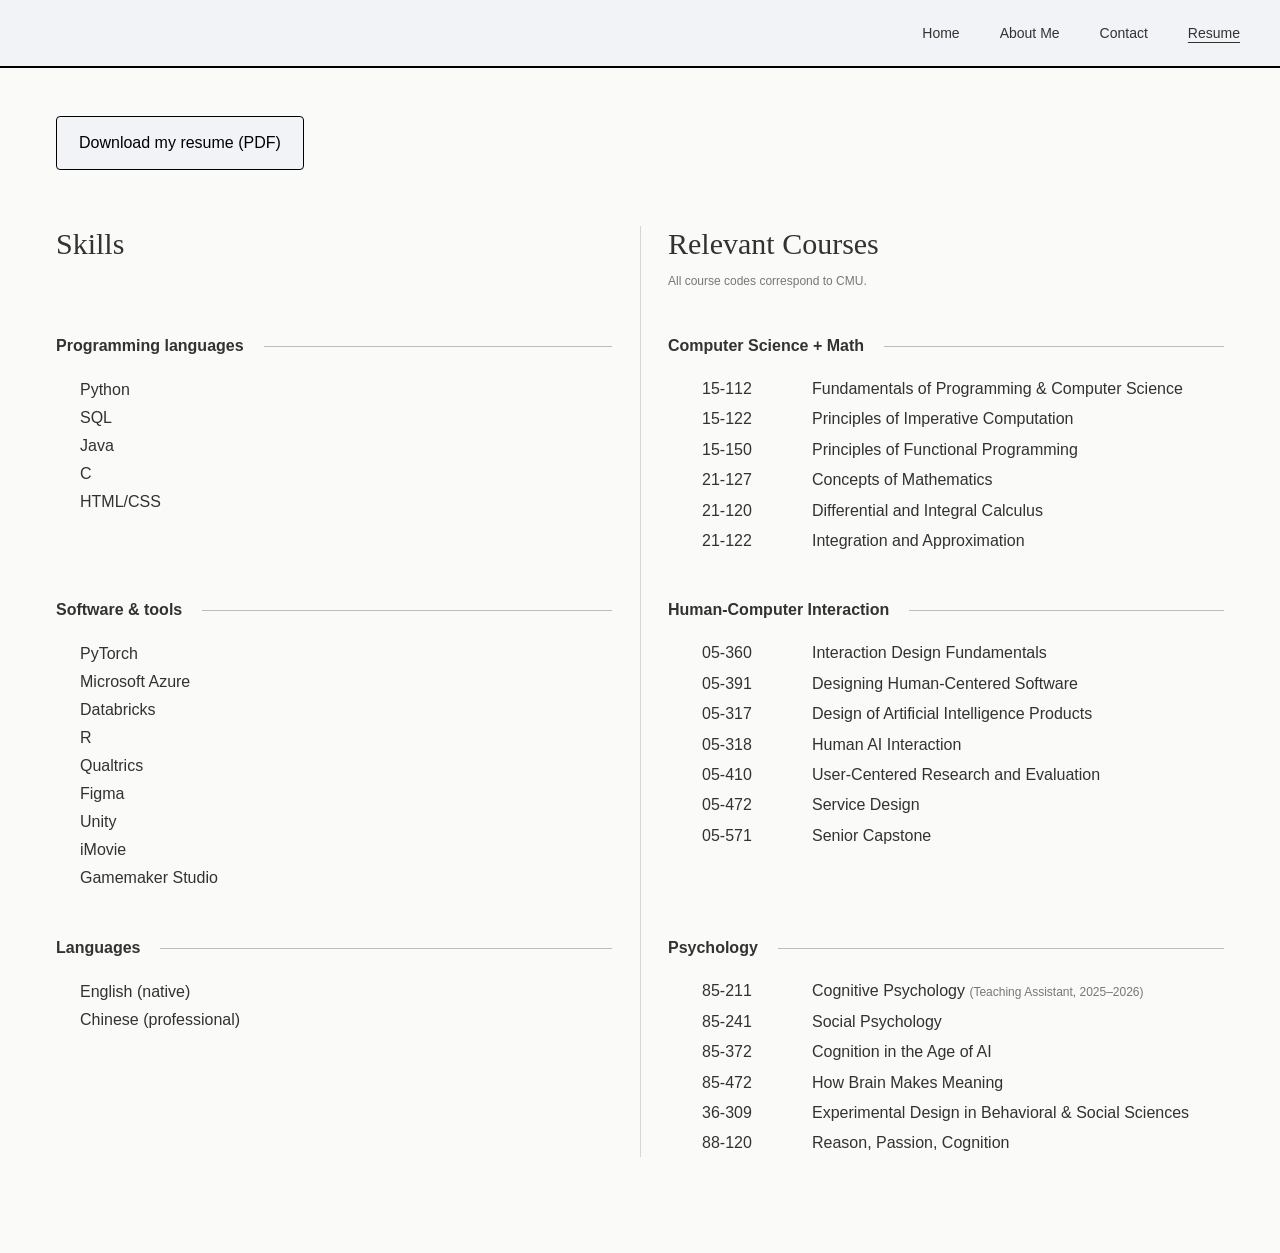
<file: resume.html>
<!DOCTYPE html>
<html lang="en">
<head>
  <meta charset="UTF-8" />
  <meta name="viewport" content="width=device-width, initial-scale=1.0" />
  <title>Resume | Stephanie Lu</title>
  <link rel="stylesheet" href="style.css?v=20261029-nav2" />
  <link rel="stylesheet" href="aboutme.css" />
  <link rel="stylesheet" href="resume.css" />
</head>
<body>
  <nav class="navbar" aria-label="Main navigation">
    <ul class="nav-links">
      <li><a href="home.html">Home</a></li>
      <li><a href="aboutme.html">About Me</a></li>
      <li><a href="contact.html">Contact</a></li>
      <li><a class="resume-btn" href="resume.html" aria-current="page">Resume</a></li>
    </ul>
  </nav>

  <main class="about-page" aria-label="Resume">
    <header class="resume-header">
      <a class="resume-download" href="Stephanie-Lu-2026-Resume.pdf" download="Stephanie-Lu-2026-Resume.pdf">Download my resume (PDF)</a>
    </header>

    <div class="skills-courses-grid">
      <section class="skills-column" aria-labelledby="skills-title">
        <header class="academic-header">
          <h2 id="skills-title">Skills</h2>
        </header>
        <div class="detail-group">
          <h3 class="category-heading"><span>Programming languages</span></h3>
          <ul role="list">
            <li>Python</li>
            <li>SQL</li>
            <li>Java</li>
            <li>C</li>
            <li>HTML/CSS</li>
          </ul>
        </div>
        <div class="detail-group">
          <h3 class="category-heading"><span>Software &amp; tools</span></h3>
          <ul role="list">
            <li>PyTorch</li>
            <li>Microsoft Azure</li>
            <li>Databricks</li>
            <li>R</li>
            <li>Qualtrics</li>
            <li>Figma</li>
            <li>Unity</li>
            <li>iMovie</li>
            <li>Gamemaker Studio</li>
          </ul>
        </div>
        <div class="detail-group">
          <h3 class="category-heading"><span>Languages</span></h3>
          <ul role="list">
            <li>English (native)</li>
            <li>Chinese (professional)</li>
          </ul>
        </div>
      </section>
      <section class="coursework-column" aria-labelledby="courses-title">
        <header class="academic-header">
          <h2 id="courses-title">Relevant Courses</h2>
          <p class="section-note">All course codes correspond to CMU.</p>
        </header>
        <div class="detail-group">
          <h3 class="category-heading"><span>Computer Science + Math</span></h3>
          <ul role="list">
            <li><span class="course-code">15-112</span><span class="course-title">Fundamentals of Programming &amp; Computer Science</span></li>
            <li><span class="course-code">15-122</span><span class="course-title">Principles of Imperative Computation</span></li>
            <li><span class="course-code">15-150</span><span class="course-title">Principles of Functional Programming</span></li>
            <li><span class="course-code">21-127</span><span class="course-title">Concepts of Mathematics</span></li>
            <li><span class="course-code">21-120</span><span class="course-title">Differential and Integral Calculus</span></li>
            <li><span class="course-code">21-122</span><span class="course-title">Integration and Approximation</span></li>
          </ul>
        </div>
        <div class="detail-group">
          <h3 class="category-heading"><span>Human-Computer Interaction</span></h3>
          <ul role="list">
            <li><span class="course-code">05-360</span><span class="course-title">Interaction Design Fundamentals</span></li>
            <li><span class="course-code">05-391</span><span class="course-title">Designing Human-Centered Software</span></li>
            <li><span class="course-code">05-317</span><span class="course-title">Design of Artificial Intelligence Products</span></li>
            <li><span class="course-code">05-318</span><span class="course-title">Human AI Interaction</span></li>
            <li><span class="course-code">05-410</span><span class="course-title">User-Centered Research and Evaluation</span></li>
            <li><span class="course-code">05-472</span><span class="course-title">Service Design</span></li>
            <li><span class="course-code">05-571</span><span class="course-title">Senior Capstone</span></li>
          </ul>
        </div>
        <div class="detail-group">
          <h3 class="category-heading"><span>Psychology</span></h3>
          <ul role="list">
            <li><span class="course-code">85-211</span><span class="course-title">Cognitive Psychology <span class="course-role">(Teaching Assistant, 2025–2026)</span></span></li>
            <li><span class="course-code">85-241</span><span class="course-title">Social Psychology</span></li>
            <li><span class="course-code">85-372</span><span class="course-title">Cognition in the Age of AI</span></li>
            <li><span class="course-code">85-472</span><span class="course-title">How Brain Makes Meaning</span></li>
            <li><span class="course-code">36-309</span><span class="course-title">Experimental Design in Behavioral &amp; Social Sciences</span></li>
            <li><span class="course-code">88-120</span><span class="course-title">Reason, Passion, Cognition</span></li>
          </ul>
        </div>
      </section>
    </div>

  </main>
  <script src="https://platform.linkedin.com/badges/js/profile.js" async defer></script>
</body>
</html>
</file>
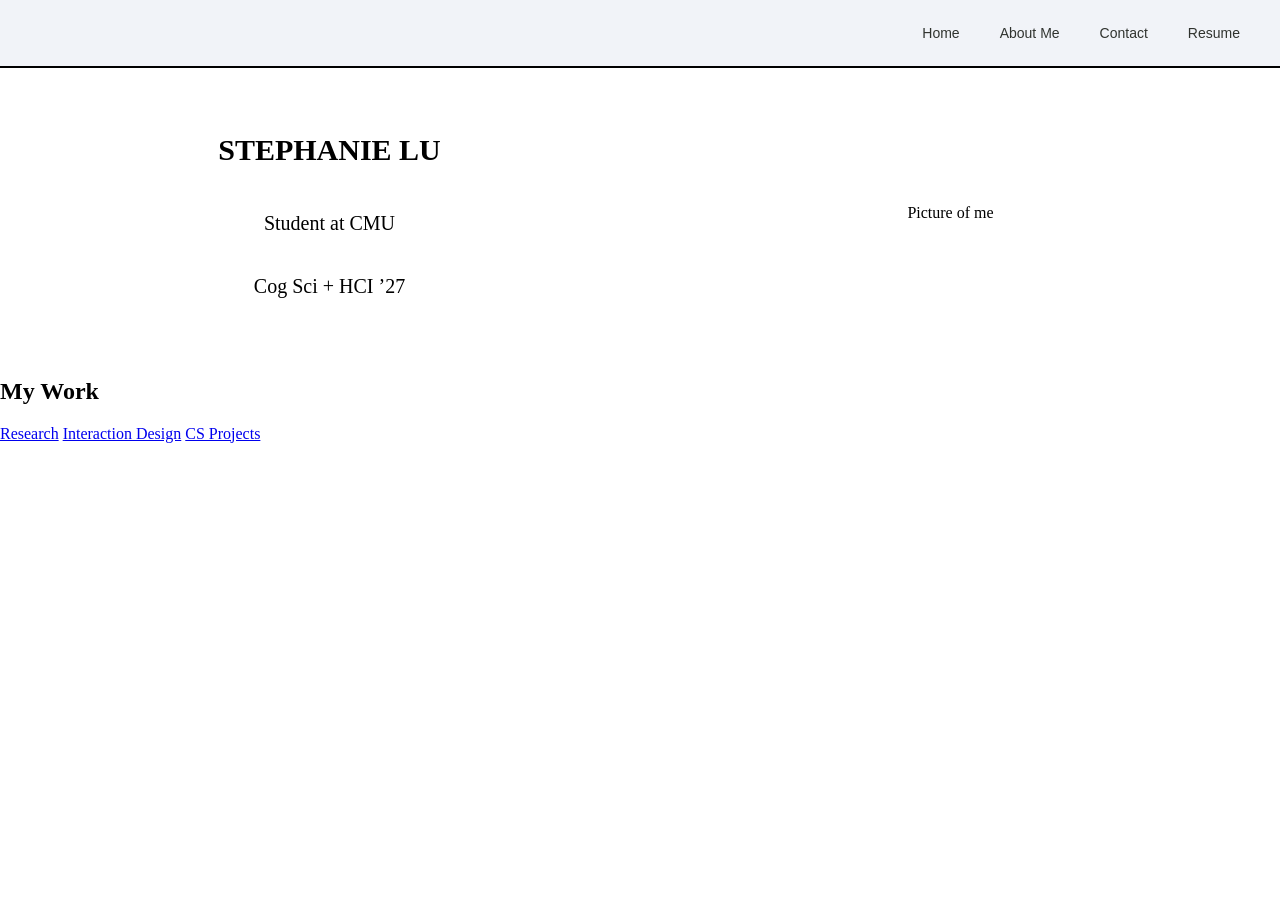
<file: test.html>
<!DOCTYPE html>
<html lang="en">
<head>
    <meta charset="UTF-8" />
    <meta name="viewport" content="width=device-width, initial-scale=1.0" />
    <title>Stephanie Lu</title>
    <link rel="stylesheet" href="style.css?v=20261029-nav2" />
</head>
<body>

    <!-- NAVBAR -->
      <nav class="navbar" aria-label="Main navigation">
    <ul class="nav-links">
      <li><a href="home.html">Home</a></li>
      <li><a href="aboutme.html">About Me</a></li>
      <li><a href="contact.html">Contact</a></li>
      <li><a class="resume-btn" href="resume.html">Resume</a></li>
    </ul>
  </nav>

    <!-- HEADER SECTION -->
    <section class="header" id="about">

        <div class="bio box-left">
            <h1>STEPHANIE LU</h1>
            <p>Student at CMU</p>
            <p>Cog Sci + HCI ’27</p>
        </div>

        <div class="photo box-right">
            <div class="photo-placeholder">Picture of me</div>
        </div>

        <div class="vertical-line"></div> <!-- NEW VERTICAL LINE -->

    </section>

    <!-- My Work -->
    <div class="work-line"></div>  <!-- NEW LINE BEFORE SECTION -->

    <h2 class="work-title">My Work</h2>

    <section class="work-section">
        <a class="work-item" href="#research">Research</a>
        <a class="work-item" href="#design">Interaction Design</a>
        <a class="work-item" href="#cs">CS Projects</a>
    </section>

</body>
</html>
</file>
<file: style.css>
/* Body Stuff */
body {
    font-family: "Georgia", serif;
    margin: 0;
    padding: 0;
}

/* Navigation */

.nav-line {
    width: 100%;
    height: 3px;
    background-color: rgb(255, 255, 255);
}

.navbar {
    display: flex;
    justify-content: flex-end;
    align-items: center;
    padding: 20px 40px;
    background-color: rgba(240, 243, 248, 0.926);         /* bar background */
    border-bottom: 2px solid black;   /* underline bar */
    box-sizing: border-box;
    width: 100%;
    min-height: 68px;
    height: 68px;
    font-family: -apple-system, BlinkMacSystemFont, "Segoe UI", sans-serif;
    font-size: 14px;
    line-height: 1.75;
    color: #30332f;
}

.navbar .nav-links {
    display: flex;
    flex-wrap: wrap;
    gap: 12px 40px;
    list-style: none;
    padding: 0;
    margin: 0;
    align-items: center;
    line-height: 24px;
}

.navbar .nav-links li {
    margin: 0;
    padding: 0;
    font: inherit;
}

.navbar *,
.navbar *::before,
.navbar *::after {
    box-sizing: border-box;
}

.navbar a {
    display: block;
    font: inherit;
    color: inherit;
    text-decoration: none;
    text-decoration-thickness: 1px;
    text-underline-offset: 4px;
}

.navbar a:hover,
.navbar a[aria-current="page"] {
    text-decoration: underline;
}

.navbar a:focus-visible {
    outline: 2px solid #506550;
    outline-offset: 5px;
}

@media (max-width: 700px) {
    .navbar {
        padding: 20px 24px;
        height: auto;
    }

    .navbar .nav-links {
        gap: 12px 24px;
    }
}


/* Horizontal Line between Navigation + Hero */
.horizontal-line {
    width: 100%;
    height: 2px;
    margin:20px 0;
    background-color: black;
    justify-self: center;
}

/* ----- HEADER SECTION ----- */
.header {
    position: relative;                /* Needed for vertical line */
    display: grid;
    grid-template-columns: 1fr 2px 1fr;
    padding: 20px;
    align-items: center;
}

/* Vertical Line in Hero */
.vertical-line {
    width: 2px;
    height: 100%;
    background-color: black;
    justify-self :center;
    grid-column: 2;
}

/* Hero Page */

.landing {
  height: 80vh;
  width: 100%;

  background-image: url("Photos/bgLanding.jpg"); 
  background-size: cover;
  background-position: center;
  background-repeat: no-repeat;

  display: flex;
  align-items: center;
  justify-content: center;

  position: relative;
  margin-bottom: 20px;
}

/* Optional overlay for readability */
.landing-overlay {
  position: absolute;
  inset: 0;
  background: rgba(255, 255, 255, 0.3);
}

/* ===== Box Around Content ===== */
.hero-box {
  position: relative;
  z-index: 2;

  padding: 40px 60px;
  text-align: center;

  border: 1.5px solid black;
  background: rgba(240, 243, 248, 0.926);

  max-width: 85%;
}

/* ===== Name ===== */
.hero-box h1 {
  font-size: clamp(36px, 6vw, 64px);
  letter-spacing: 3px;
  font-weight: 600;
  margin-bottom: 14px;
}

/* ===== Subtitle ===== */
.subtitle {
  font-size: clamp(16px, 2vw, 20px);
  font-weight: 400;
  margin-bottom: 30px;
}

/* ===== Learn More ===== */
.hero-scroll {
  font-size: 14px;
  letter-spacing: 1px;
}

.hero-scroll span {
  display: block;
  margin-top: 6px;
  font-size: 18px;
}





/* About Area */

.box-left {
    display: flex;
    align-items: center;
    flex-direction: column;
    text-align: center;
    grid-column: 1;
    font-size: 20px;
    margin: 20px;
}
.box-right {
    display: flex;
    justify-content: center;
    align-items: center;
    grid-column: 3;
}

.profile-pic {
    width: 100%;
    height: auto;
    object-fit: cover;
}

.button-learn-more {
    display: inline-block;
    padding: 30px 40px;
    border-radius: 40px;     /* makes the oval shape */
    background-color: #eee;
    color: black;
    font-size: 18px;
    text-decoration: none;
    border: 2px solid black;
    transition: all 0.2s ease;
    margin-top: 30px;
}

.button-learn-more:hover {
    background-color: rgb(219, 248, 221);
    color: black;
    transform: translateY(-3px);
}

/* BUTTONS THAT GO TO OTHER STUFF */

.button-section {
    display: flex;
    flex-direction: column;
    align-items: center;
    margin-top: 50px;
    gap: 55px;
} 

.buttons-text {
    align-items: center;
    text-align: center;
    font-size: 40px;
}

.oval-btn {
    display: inline-block;
    padding: 30px 40px;
    border-radius: 40px;     /* makes the oval shape */
    background-color: #eee;
    color: black;
    font-size: 18px;
    text-decoration: none;
    border: 2px solid black;
    transition: all 0.2s ease;
}

.oval-btn:hover {
    background-color: rgb(168, 226, 241);
    color: black;
    transform: translateY(-3px);



}
</file>
<file: aboutme.css>
/* Shared typography and spacing for the About Me and Resume pages. */
body {
  margin: 0;
  background: #fafaf8;
  color: #30332f;
  font-family: -apple-system, BlinkMacSystemFont, "Segoe UI", sans-serif;
  font-size: 16px;
  line-height: 1.75;
}

*,
*::before,
*::after {
  box-sizing: border-box;
}

a {
  color: inherit;
  text-decoration-thickness: 1px;
  text-underline-offset: 4px;
}

a:hover {
  text-decoration: underline;
}

a:focus-visible {
  outline: 2px solid #506550;
  outline-offset: 5px;
}

.about-page {
  width: calc(100% - 144px);
  margin: 48px auto 96px;
}

h1,
h2,
h3,
h4,
p {
  margin: 0;
}

h1,
h2 {
  font-family: Georgia, "Times New Roman", serif;
  font-weight: 400;
  line-height: 1.2;
}

h1 {
  margin-bottom: 28px;
  font-size: clamp(36px, 5vw, 52px);
  letter-spacing: -1px;
}

h2 {
  margin-bottom: 28px;
  font-size: 30px;
}

h3 {
  font-size: 16px;
  font-weight: 600;
  line-height: 1.5;
}

h4 {
  margin-top: 24px;
  font-size: 14px;
  font-weight: 600;
}

p + p {
  margin-top: 18px;
}

.about-text {
  width: 100%;
}

.intro {
  font-size: 21px;
  line-height: 1.6;
}

.about-grid {
  display: grid;
  grid-template-columns: minmax(0, 1fr);
  align-items: center;
  gap: 24px;
  margin-top: 36px;
}

.about-photo {
  display: block;
  width: 90%;
  height: auto;
  margin-inline: auto;
}

.section-divider {
  width: 100%;
  height: 0;
  margin: 72px 0;
  border: 0;
  border-top: 1px solid #c9ccc5;
}

.skills-courses-grid {
  display: grid;
  grid-template-columns: repeat(2, minmax(0, 1fr));
  column-gap: 56px;
  row-gap: 44px;
  position: relative;
  margin-inline: -16px;
  text-align: left;
}

.skills-courses-grid::before {
  content: "";
  position: absolute;
  inset-block: 0;
  left: calc(50% - 0.5px);
  width: 1px;
  background: #d6d6d6;
}

.skills-courses-grid > section {
  min-width: 0;
  display: grid;
  grid-row: span 4;
  grid-template-rows: subgrid;
  align-items: start;
}

.academic-header {
  display: flex;
  flex-direction: column;
  align-items: flex-start;
  gap: 10px;
}

.academic-header h2 {
  margin: 0;
}

.skills-courses-grid .section-note {
  margin: 0;
  color: #777;
  font-size: 12px;
  line-height: 1.5;
}

.skills-courses-grid .category-heading {
  display: flex;
  align-items: center;
  gap: 20px;
  font-size: 16px;
  font-weight: 600;
  line-height: 1.5;
}

.category-heading span {
  white-space: nowrap;
}

.category-heading::after {
  content: "";
  flex: 1;
  min-width: 16px;
  height: 1px;
  background: #bdbdbd;
}

.skills-courses-grid .detail-group ul {
  margin: 18px 0 0;
  padding: 0 0 0 24px;
  list-style: none;
  font-family: inherit;
  font-size: 16px;
  font-weight: 400;
  line-height: 1.75;
  color: inherit;
}

.skills-courses-grid .coursework-column ul {
  padding-left: 34px;
}

.coursework-column li {
  display: grid;
  grid-template-columns: 110px minmax(0, 1fr);
  line-height: 1.65;
}

.coursework-column li + li {
  margin-top: 4px;
}

.course-code {
  white-space: nowrap;
}

.course-title {
  overflow-wrap: break-word;
}

.skills-courses-grid .course-role {
  font-family: inherit;
  font-size: 12px;
  color: #777;
}

.events-list {
  margin: 10px 0 0;
  padding: 0;
  list-style: none;
}

.events-list li + li {
  margin-top: 6px;
}

.leadership > h2 {
  text-align: center;
}

.clubs-grid {
  display: grid;
  gap: 48px;
}

.club-side {
  display: grid;
  grid-template-columns: minmax(0, 1fr) minmax(0, 2fr);
  align-items: center;
  gap: 40px;
}

.club-side img {
  display: block;
  width: 100%;
  height: auto;
}

@media (min-width: 701px) {
  .club-side-reversed {
    grid-template-columns: minmax(0, 2fr) minmax(0, 1fr);
    grid-template-areas: "text image";
  }

  .club-side-reversed > img {
    grid-area: image;
  }

  .club-side-reversed > .club-text {
    grid-area: text;
  }
}

.club-text h3 {
  font-size: 21px;
}

.club-side-reversed .club-text {
  text-align: right;
}

.club-tedx .club-text > p:not(.club-role) {
  text-align: justify;
}

.club-role {
  margin-top: 4px;
  margin-bottom: 20px;
  color: #60645e;
  font-size: 14px;
}

.club-role + p {
  margin-top: 0;
}

.advisory-note {
  max-width: 740px;
  margin: 48px auto 0;
  text-align: center;
}

@media (max-width: 700px) {
  .about-page {
    width: calc(100% - 64px);
    margin-top: 32px;
    margin-bottom: 64px;
  }

  .about-grid {
    gap: 12px;
  }

  .club-side {
    grid-template-columns: minmax(0, 1fr);
    gap: 40px;
  }

  .section-divider {
    margin: 48px 0;
  }

  .club-side {
    gap: 24px;
  }

  .club-side img {
    max-width: 400px;
    margin-inline: auto;
  }
}

@media (min-width: 1000px) and (max-width: 1199px) {
  .skills-courses-grid {
    margin-inline: -40px;
    column-gap: 40px;
  }

  .coursework-column li {
    grid-template-columns: 100px minmax(0, 1fr);
  }

  .skills-courses-grid .coursework-column ul {
    padding-left: 24px;
  }
}

@media (max-width: 999px) {
  .skills-courses-grid {
    grid-template-columns: minmax(0, 1fr);
    row-gap: 64px;
    margin-inline: 0;
  }

  .skills-courses-grid::before {
    display: none;
  }

  .skills-courses-grid > section {
    display: block;
    grid-row: auto;
  }

  .academic-header {
    margin-bottom: 32px;
  }

  .detail-group + .detail-group {
    margin-top: 44px;
  }

}

@media (max-width: 767px) {
  .skills-courses-grid .category-heading {
    gap: 18px;
  }

  /* Let long labels wrap while keeping their rule visible on narrow phones. */
  .skills-courses-grid .category-heading span {
    white-space: normal;
    max-width: calc(100% - 34px);
  }

  .skills-courses-grid .detail-group ul {
    font-size: 16px;
    padding-left: 20px;
  }

  .coursework-column li {
    grid-template-columns: 72px minmax(0, 1fr);
  }
}
</file>
<file: projects.css>
.projects-page {
  max-width: 1040px;
}

.projects-page > h1 {
  margin-bottom: 12px;
  text-align: center;
}

.projects-caption {
  margin-bottom: 48px;
  color: #60645e;
  text-align: center;
}

.projects-list {
  display: grid;
  gap: 48px;
}

.project-row {
  display: grid;
  grid-template-columns: minmax(0, 1fr) minmax(0, 1.2fr);
  align-items: center;
  gap: 48px;
}

.project-row + .project-row {
  padding-top: 48px;
  border-top: 1px solid #d6d6d6;
}

.project-row > img {
  display: block;
  width: 100%;
  aspect-ratio: 4 / 3;
  border-radius: 8px;
  object-fit: contain;
}

.project-text h2 {
  margin-bottom: 18px;
  font-size: clamp(24px, 3vw, 30px);
}

@media (max-width: 700px) {
  .project-row {
    grid-template-columns: minmax(0, 1fr);
    gap: 24px;
  }

  .projects-caption {
    margin-bottom: 32px;
  }
}
</file>
<file: home.css>
/* Home page colors and fonts; existing layouts stay in style.css. */
.home-page {
  background: #fafaf8;
  color: #30332f;
  font-family: -apple-system, BlinkMacSystemFont, "Segoe UI", sans-serif;
}

.home-page h1,
.home-page h2 {
  font-family: Georgia, "Times New Roman", serif;
}

.home-page .hero-box {
  background: #fafaf8;
}

.home-page .horizontal-line {
  height: 1px;
  background: #bdbdbd;
}

.home-page .vertical-line {
  width: 1px;
  background: #d6d6d6;
}

.home-topics {
  display: grid;
  grid-template-columns: repeat(2, minmax(0, 1fr));
  gap: 32px;
  margin: 56px 40px;
}

.home-topics > section {
  min-width: 0;
  padding: 32px;
  border: 1px solid #bdbdbd;
}

.home-topics h3 {
  margin: 0 0 24px;
  font-family: Georgia, "Times New Roman", serif;
  font-size: 24px;
  font-weight: 400;
  line-height: 1.2;
}

.home-topics p {
  margin: 0;
  font-size: 16px;
  line-height: 1.75;
}

.home-button-row {
  display: flex;
  justify-content: center;
  align-items: center;
  flex-wrap: wrap;
  gap: 24px;
  padding-inline: 24px;
}

.home-page .button-section {
  margin-bottom: 64px;
}

@media (max-width: 700px) {
  .home-topics {
    grid-template-columns: minmax(0, 1fr);
    margin: 40px 24px;
  }

  .home-topics > section {
    padding: 24px;
  }
}
</file>
<file: research.css>
/* RESEARCH PAGE */

.research-page {
    background: #fafaf8;
    color: #30332f;
    font-family: -apple-system, BlinkMacSystemFont, "Segoe UI", sans-serif;
}

.research-page h1,
.research-page h2 {
    font-family: Georgia, "Times New Roman", serif;
    font-weight: 400;
}

.research-page a {
    color: inherit;
    text-decoration-thickness: 1px;
    text-underline-offset: 4px;
}

.research-page a:focus-visible {
    outline: 2px solid #506550;
    outline-offset: 5px;
}

.research-page .horizontal-line {
    height: 1px;
    background: #bdbdbd;
}

/* Blend white figure backgrounds into the page without altering source images. */
.research-page .introducing img,
.research-page .mywork-grid img,
.research-page .vggface2-grid img {
    mix-blend-mode: multiply;
}

.research-section {
    display: grid;
    grid-template-columns: repeat(2, 1fr); /* 2 columns */
    gap: 40px;
    align-items: stretch;
    padding: 20px 40px;
}

.research-text {
    font-size: 20px;
    font-weight: 50;
    margin-bottom: 20px;
    text-align: center;
    align-self: start;
}

.research-image img {
    width: 100%;
    height: 100%;
    border-radius: 20px;
    object-fit: cover;
}


/* Fall 2025 */

.junior-section {
    display: grid;
    gap: 40px;
    padding: 10px 40px;
}

.fall-junior {
    font-size: 20px;
    font-weight: 50;
    margin-left: 0px;
}

.introducing {
    font-size: clamp(14px, 1.8vw, 20px);
    display: grid;
    grid-template-columns: 1fr 1fr;   /* Two equal columns */
    grid-template-rows: auto auto;
    grid-template-areas: "imageA textA" "imageB textA" "imageC textA";
    gap: 40px 60px;                    
    padding: 40px 60px;
    text-align: justify;
    align-items: center;
    
}

.image-a { grid-area: imageA; }
.text-a  { grid-area: textA; }
.image-b { grid-area: imageB; }
.image-c { grid-area: imageC; }

/* Ensure images scale nicely */
.introducing img {
    width: 80%;
    height: auto;
    max-width: auto;
    display: block;
    border-radius: 10px;
    object-fit: contain;
}

/* MY WORK */

.mywork-grid {
    display: grid;
    grid-template-columns: 1fr 1fr; 
    grid-template-areas:
        "mytextA myimage1"
        "mytextB myimage2"
        "mytextC myimage3";
    gap: 70px;
    padding: 40px 60px;
}

/* Assign areas */
.mytext-a  { grid-area: mytextA; }
.mytext-b  { grid-area: mytextB; }
.mytext-c  { grid-area: mytextC; }
.myimage-1 { grid-area: myimage1; }
.myimage-2 { grid-area: myimage2; }
.myimage-3 { grid-area: myimage3; }

.mytext-a,
.mytext-b,
.mytext-c
 {
    font-size: 20px;
    text-align: justify;
    align-self: auto;
}

/* Image styling */
.myimage-1 img
{
    margin-top: 90px;
    width: 100%;
    height: auto;
    max-width: auto;
    display: block;
    object-fit: contain;
    border-radius: 10px;
}

.myimage-2 img {
    margin-top: -40px;
    width: 100%;
    height: auto;
    max-width: auto;
    display: block;
    object-fit: contain;
    border-radius: 10px;
}

.myimage-3 img {
    margin-top: 10px;
    width: 100%;
    height: auto;
    display: block;
    object-fit: stretch;
    border-radius: 10px;
}

/* Spring 2026 */

.vggface2-grid {
    display: grid;
    grid-template-columns: 1fr 1fr; 
    grid-template-areas:
        "firstText vggFaceImg1"
        "secondText vggFaceImg2";
    gap: 70px;
    padding: 40px 60px;
}

/* Assign areas */
.first-text  { grid-area: firstText; }
.second-text  { grid-area: secondText; }
.faceImg-1  { grid-area: vggFaceImg1; }
.faceImg-2 { grid-area: vggFaceImg2; }


.first-text,
.second-text
{
    font-size: 20px;
    text-align: justify;
    align-self: auto;
}

.faceImg-1 img
{
    width: 100%;
    height: auto;
    max-width: auto;
    display: block;
    object-fit: contain;
    border-radius: 10px;
}
</file>
<file: resume.css>
.resume-header {
  display: flex;
  flex-wrap: wrap;
  align-items: center;
  gap: 24px;
  margin-bottom: 56px;
  margin-inline: -16px;
}

.resume-download {
  display: inline-block;
  padding: 12px 22px;
  border: 1px solid #000;
  border-radius: 4px;
  background: rgba(240, 243, 248, 0.926);
  color: #000;
  text-align: center;
  text-decoration: none;
}

.resume-download:hover {
  text-decoration: underline;
}

@media (min-width: 1000px) and (max-width: 1199px) {
  .resume-header {
    margin-inline: -40px;
  }
}

@media (max-width: 999px) {
  .resume-header {
    margin-inline: 0;
  }
}

@media (max-width: 700px) {
  .resume-header {
    flex-direction: column;
    align-items: flex-start;
  }
}
</file>
